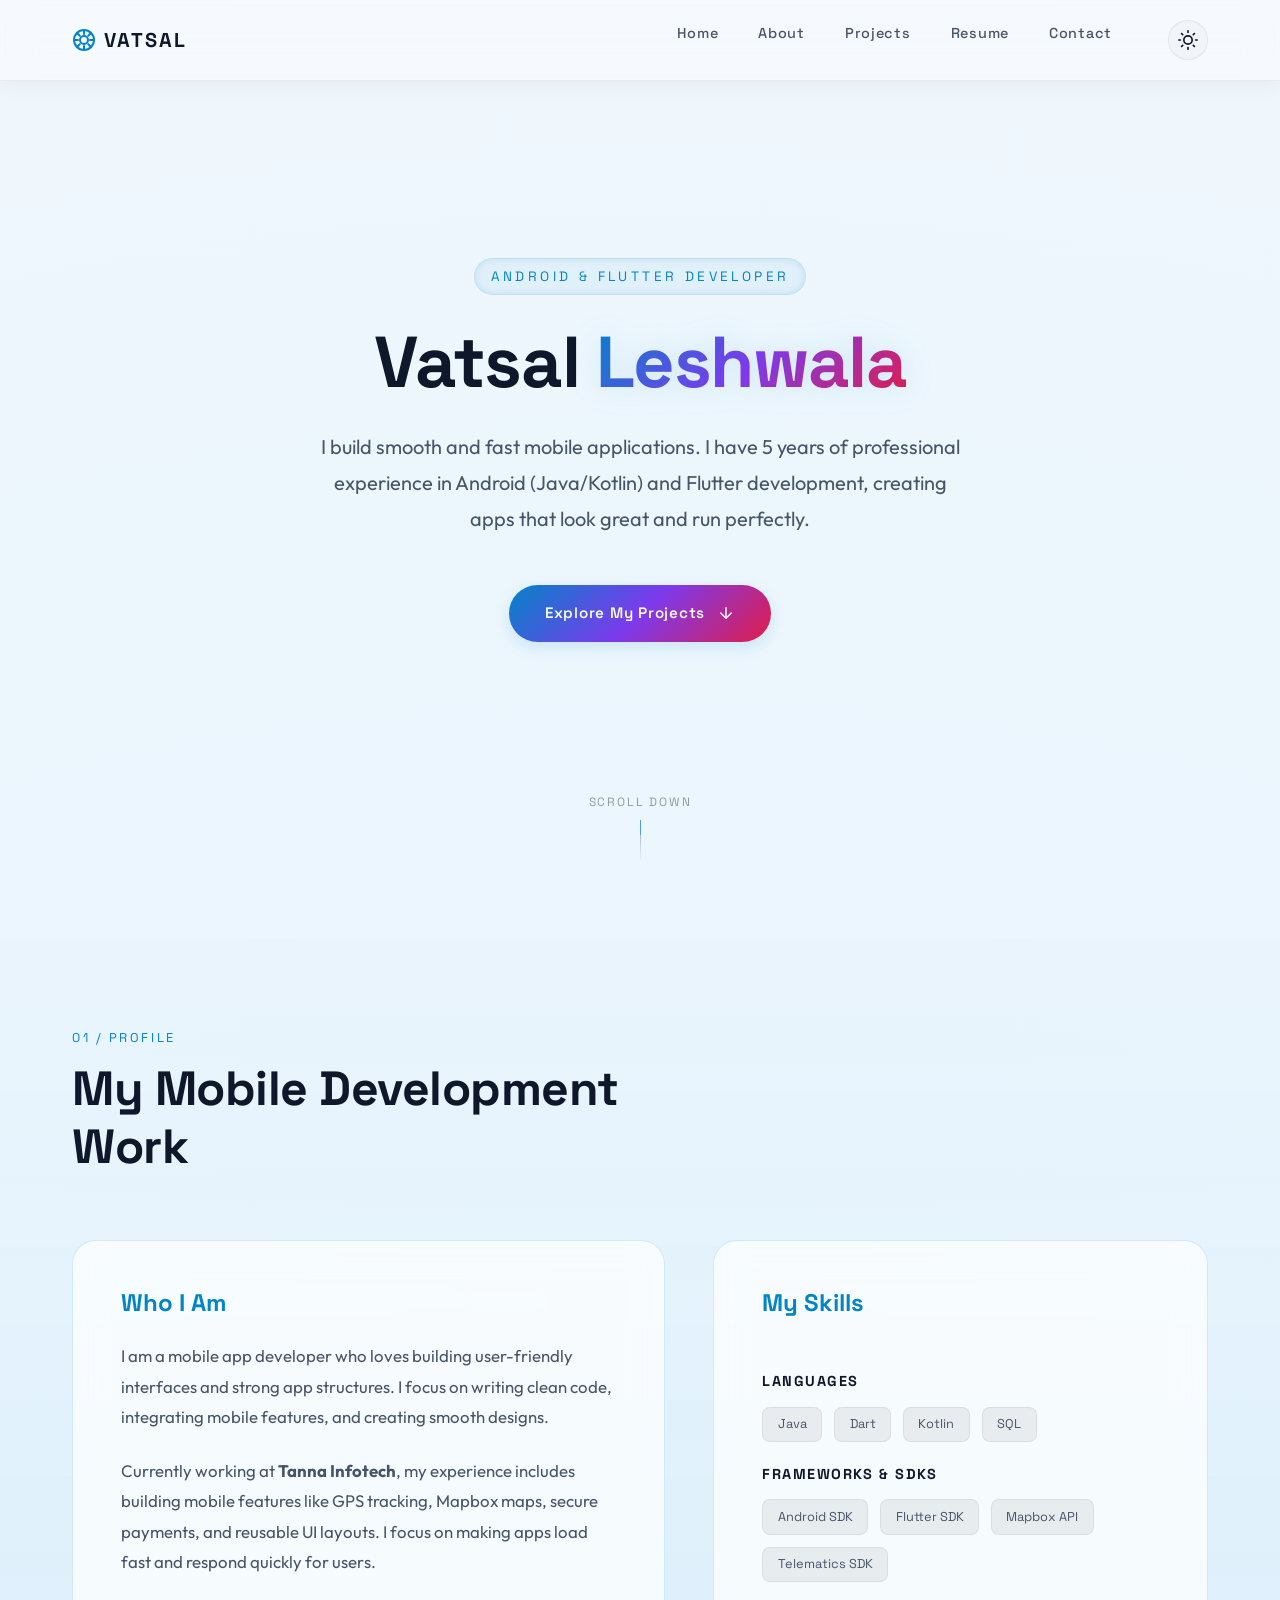
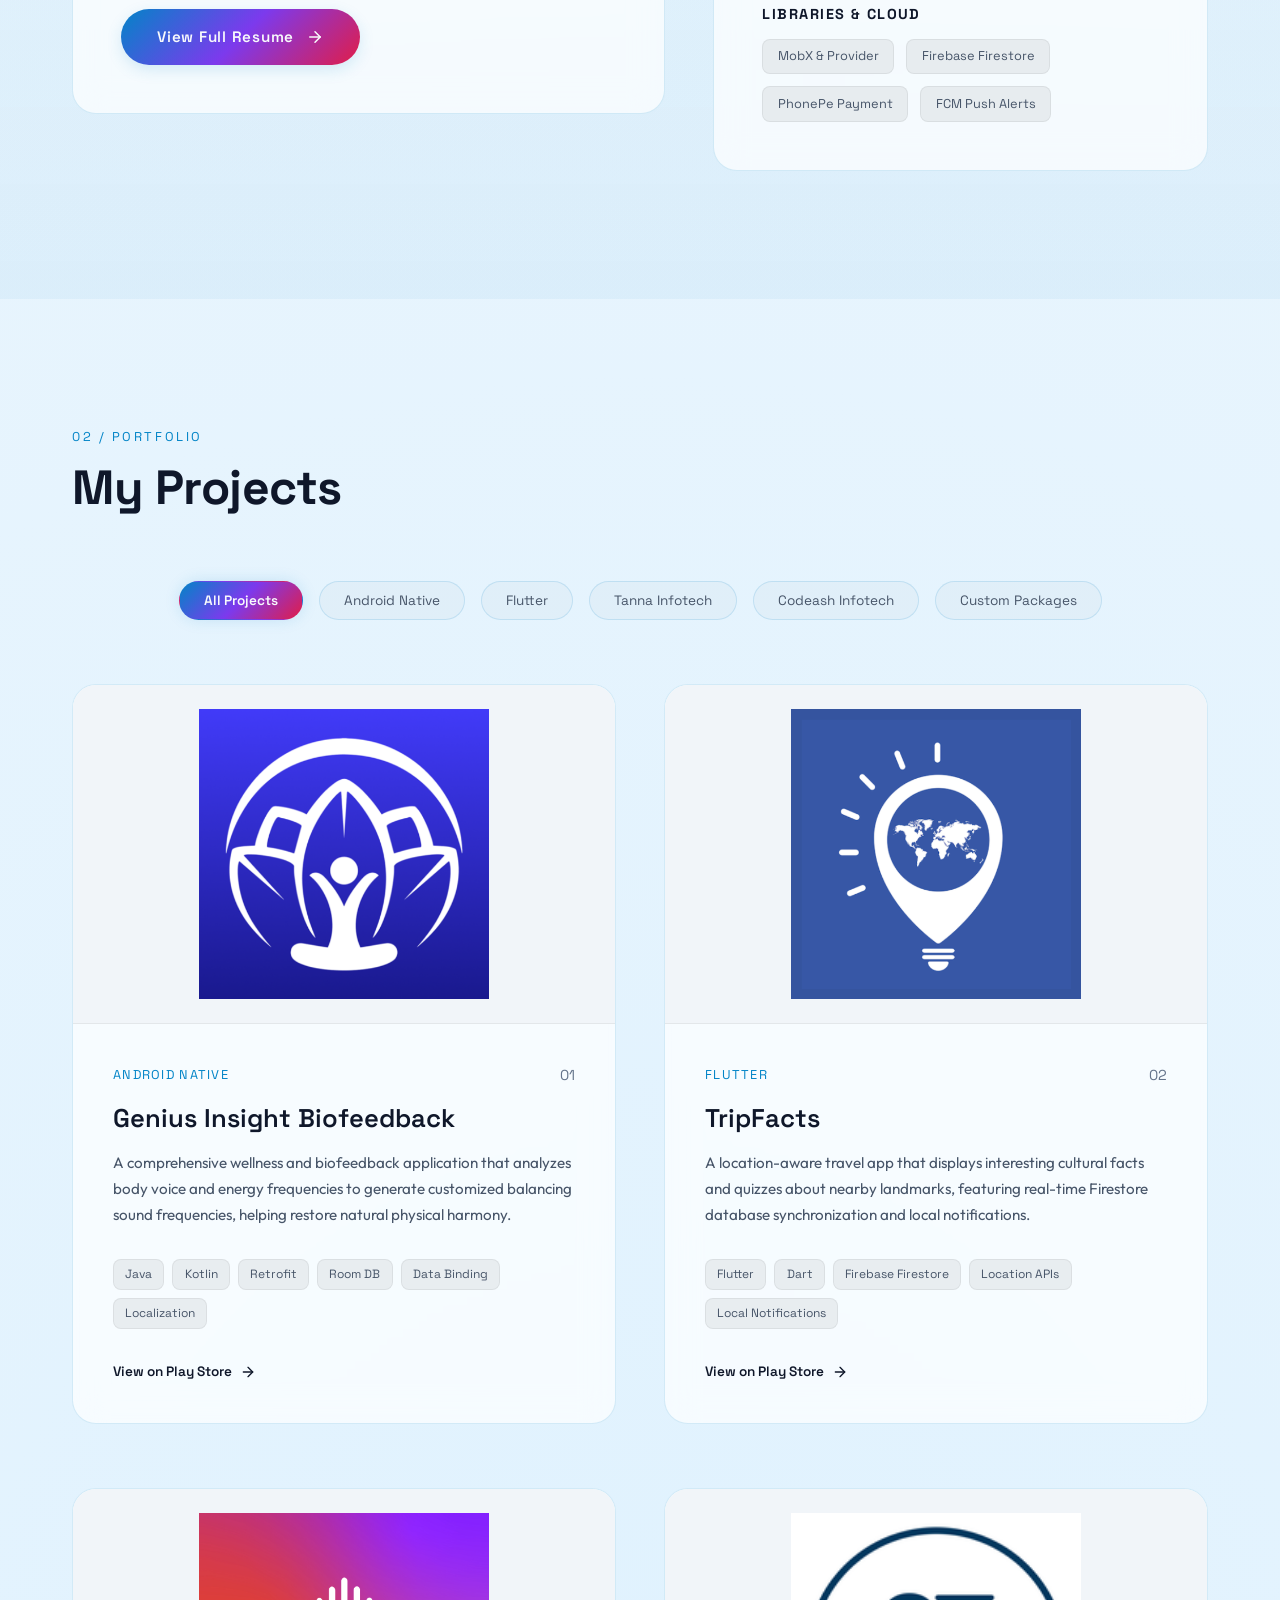
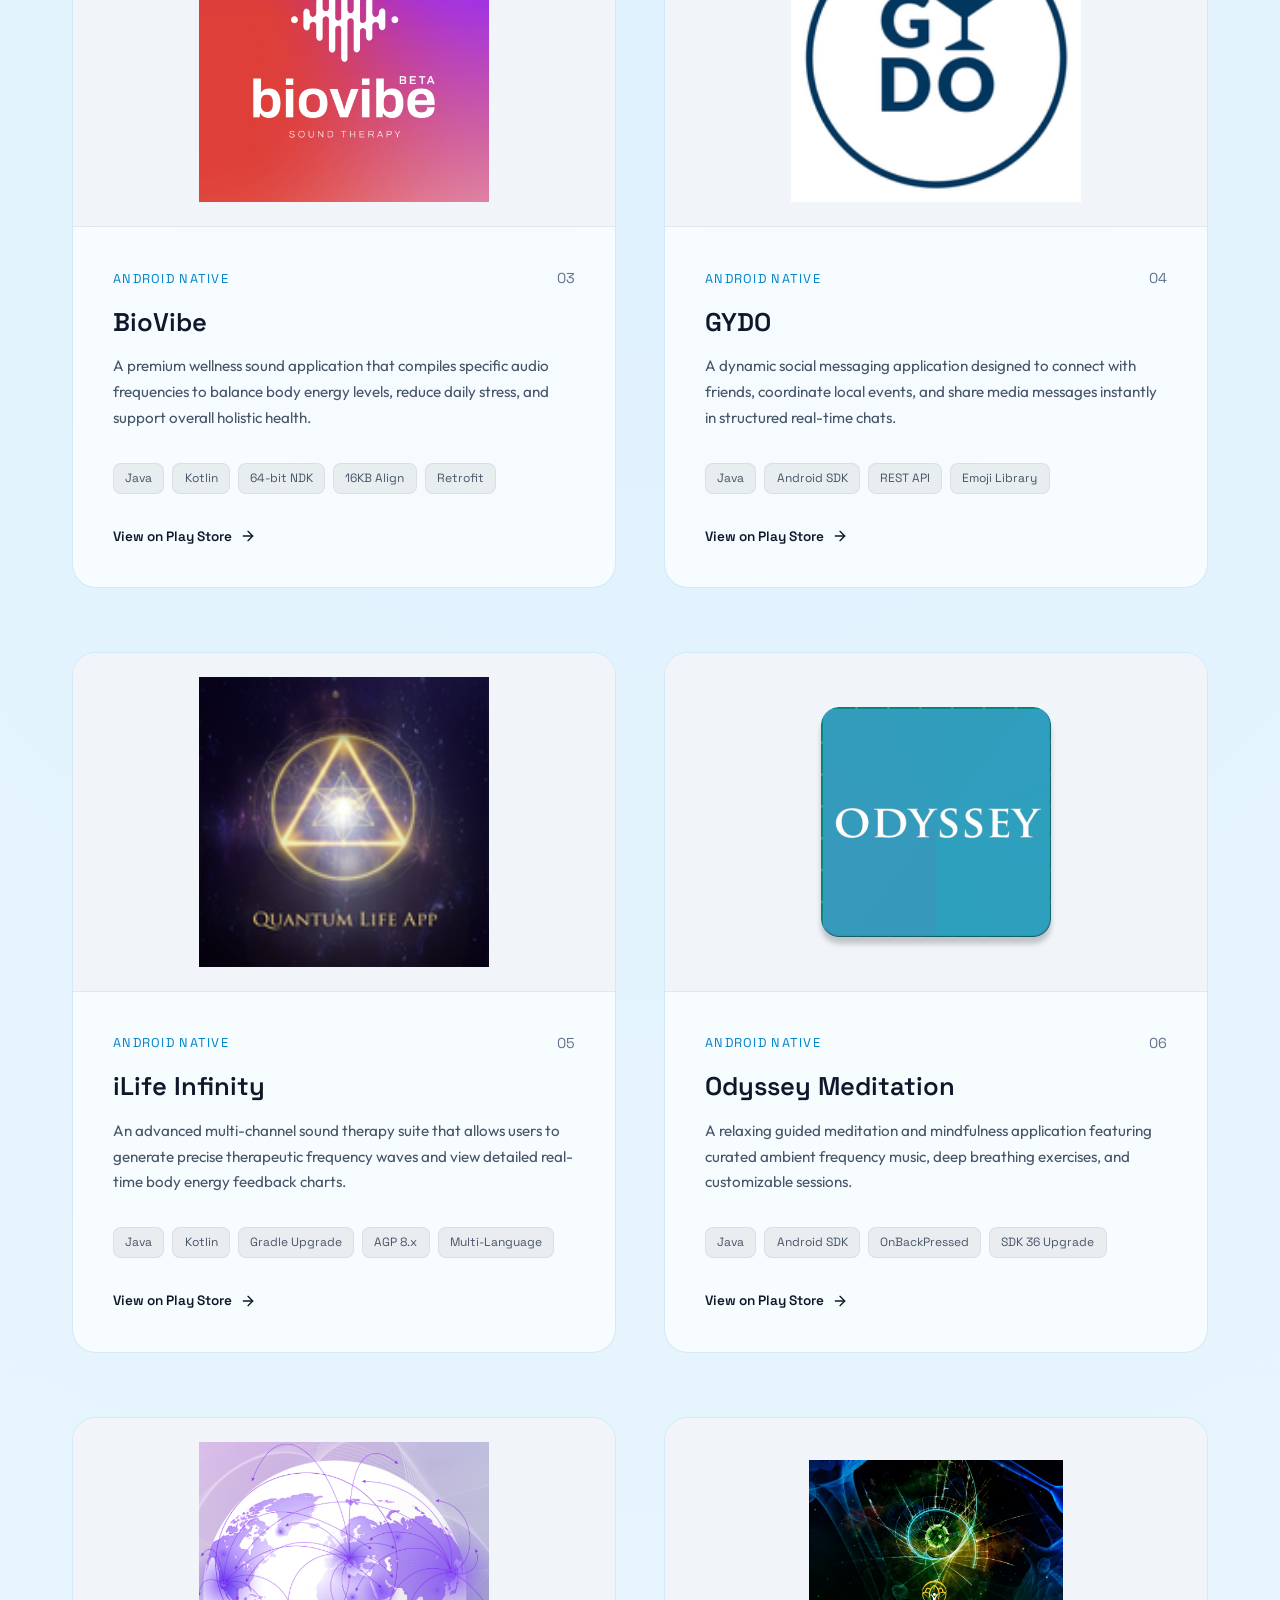
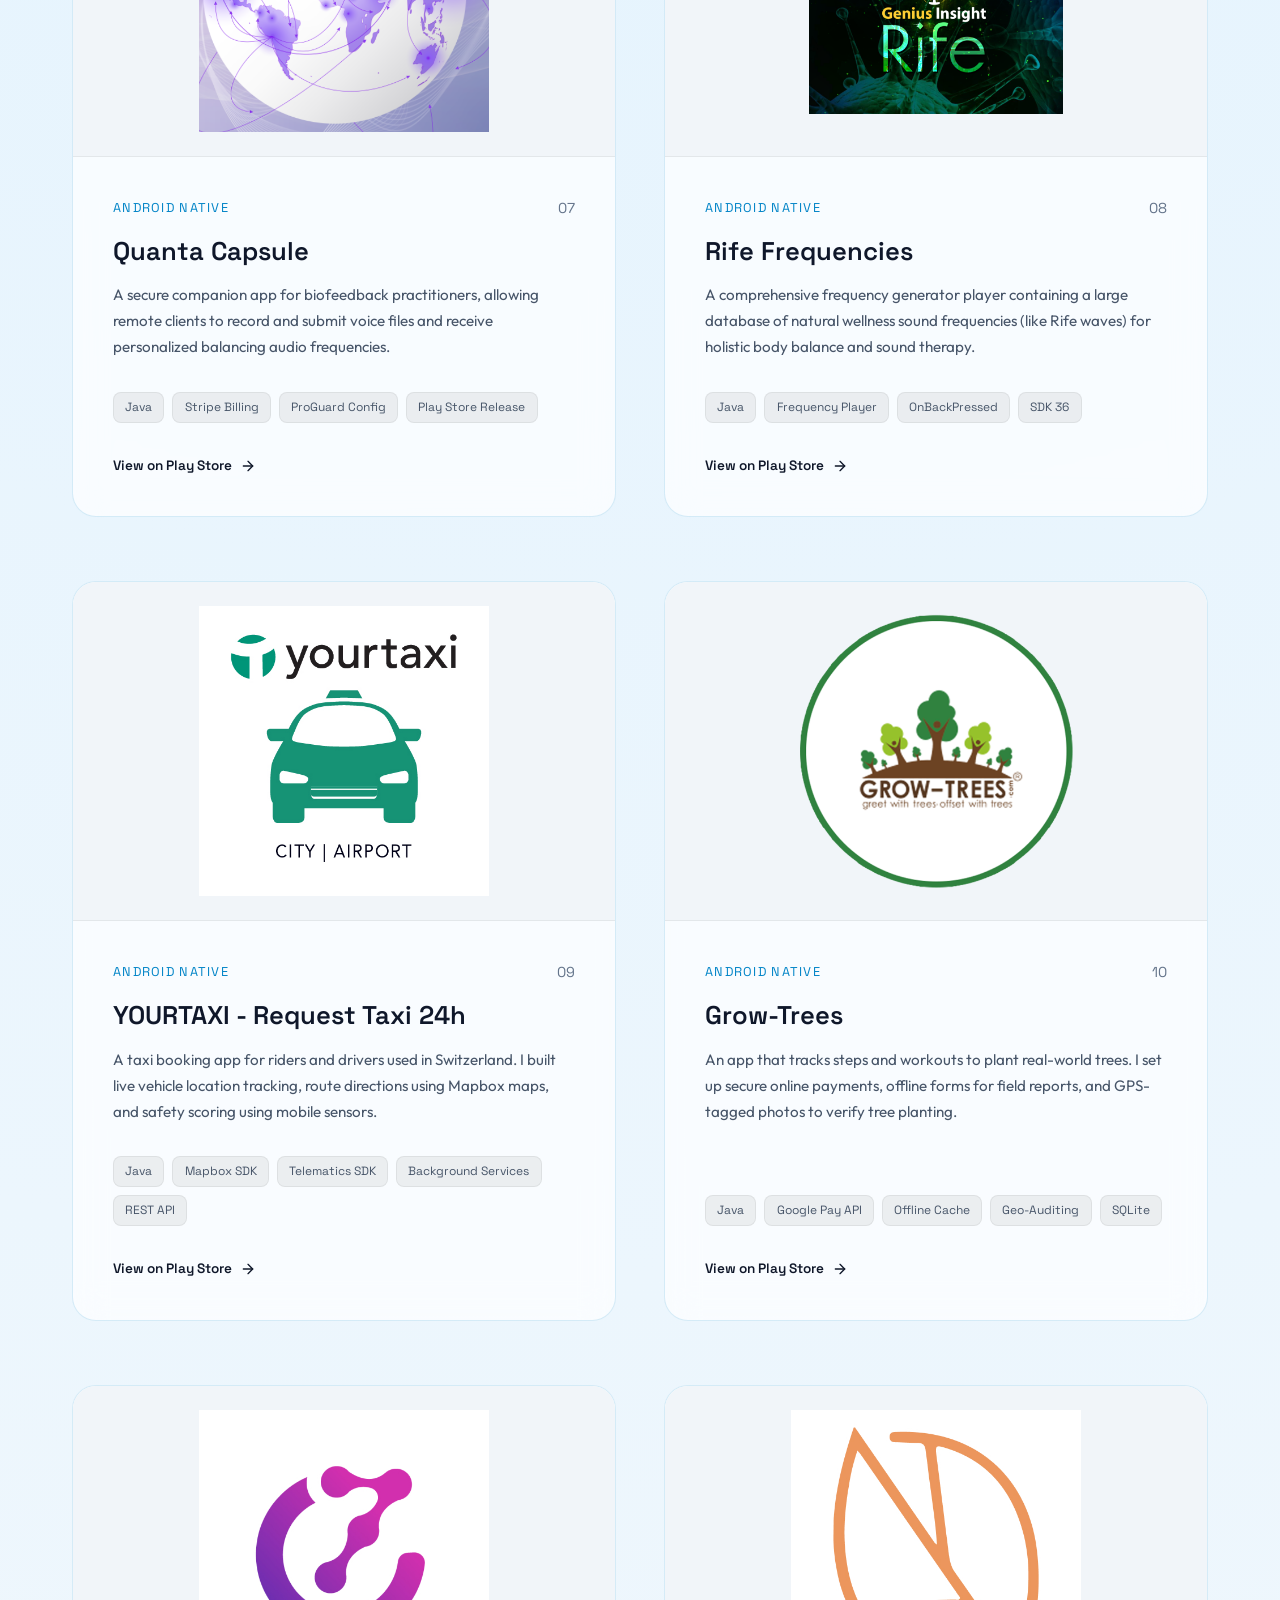
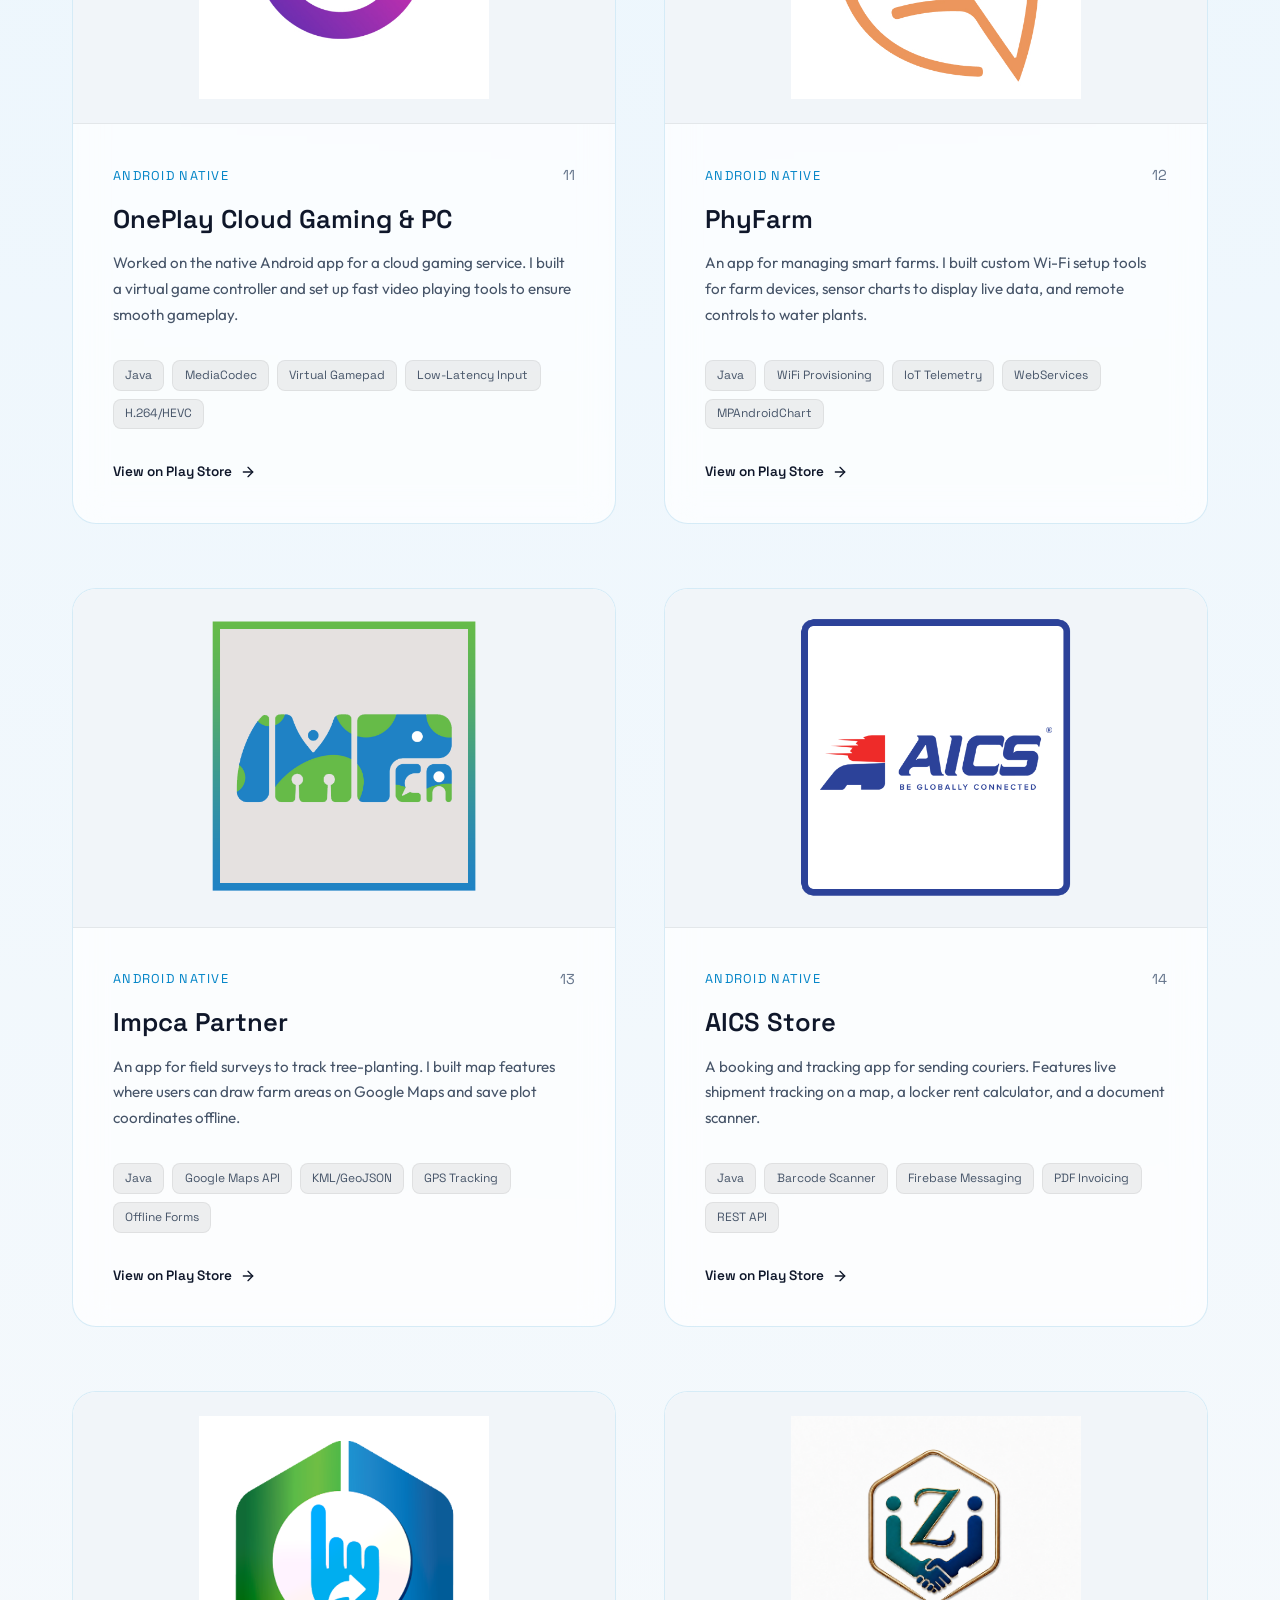
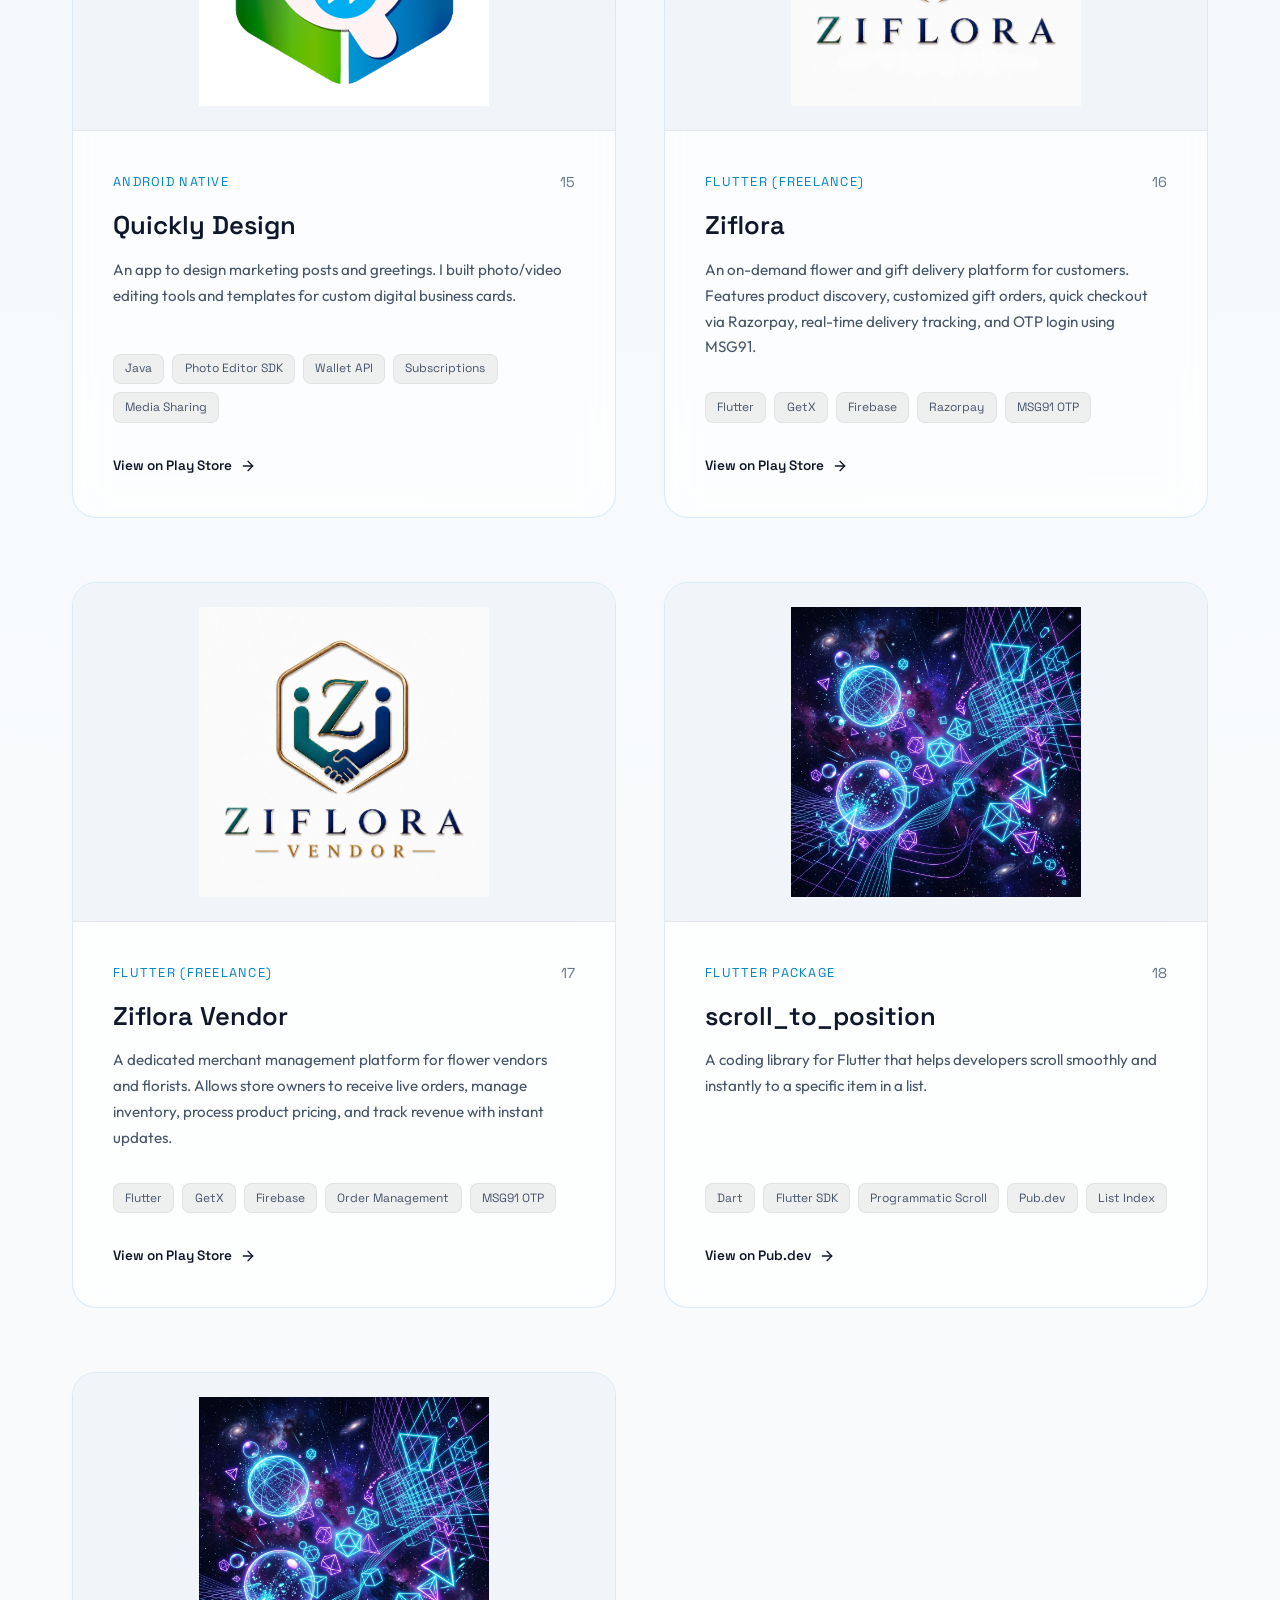
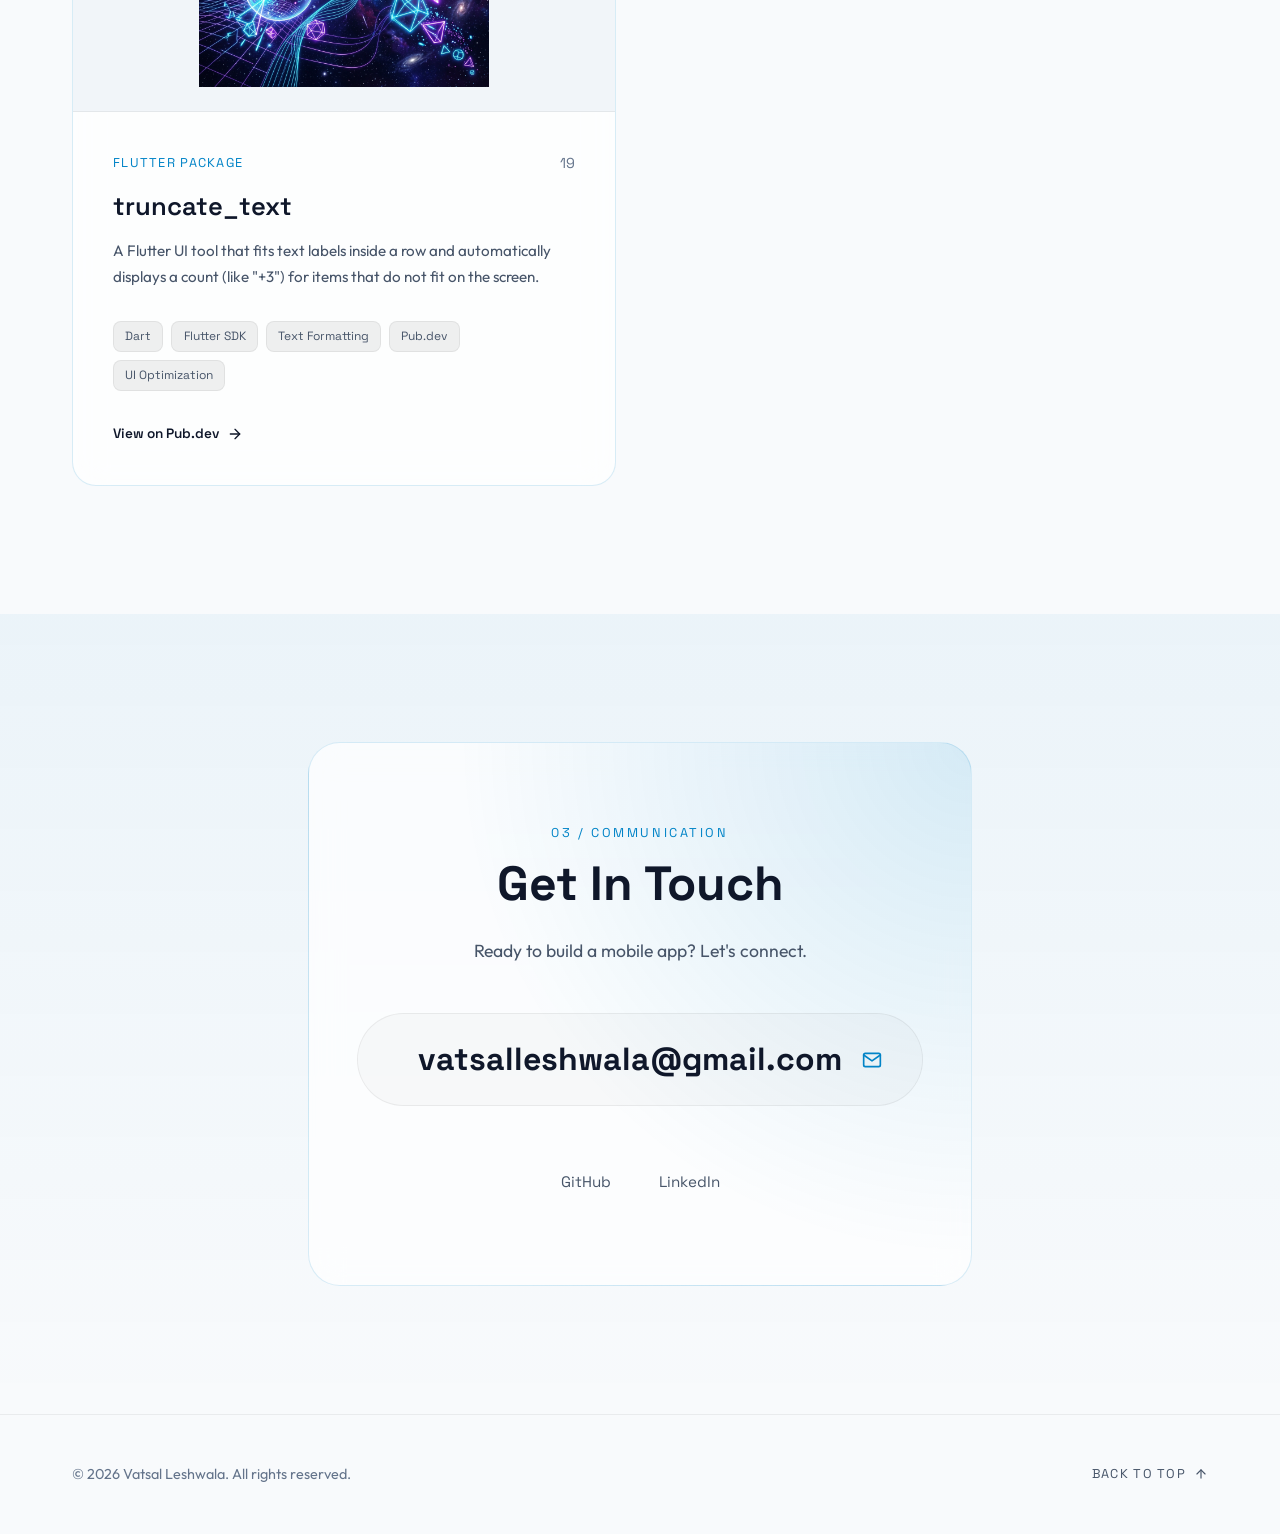
<file: index.html>
<!DOCTYPE html>
<html lang="en">
<head>
  <meta charset="UTF-8">
  <meta name="viewport" content="width=device-width, initial-scale=1.0">
  <meta name="description" content="Vatsal Leshwala - Portfolio. Android & Flutter Developer with 5 years of professional experience creating high-performance native and cross-platform apps.">
  <title>Vatsal Leshwala | Android &amp; Flutter Mobile Engineer</title>
  <link rel="stylesheet" href="style.css">
</head>
<body>
  <input type="checkbox" id="theme-toggle" class="theme-toggle-checkbox" style="display: none;" aria-hidden="true">
  <script>
    (function() {
      const savedTheme = localStorage.getItem('theme');
      if (savedTheme === 'dark') {
        document.getElementById('theme-toggle').checked = true;
      }
    })();
    window.addEventListener('pageshow', function() {
      const savedTheme = localStorage.getItem('theme');
      const checkbox = document.getElementById('theme-toggle');
      if (checkbox) {
        checkbox.checked = (savedTheme === 'dark');
      }
    });
  </script>

  <!-- Particle Background -->
  <div class="particle-container">
    <!-- 30 particles with varied positions, sizes, speeds, and negative delays to ensure a pre-scattered state on load -->
    <div class="particle" style="--left: 4%; --size: 3px; --duration: 18s; --delay: -2s; --opacity: 0.3;"></div>
    <div class="particle" style="--left: 8%; --size: 5px; --duration: 22s; --delay: -12s; --opacity: 0.4;"></div>
    <div class="particle" style="--left: 15%; --size: 2px; --duration: 15s; --delay: -5s; --opacity: 0.2;"></div>
    <div class="particle" style="--left: 23%; --size: 4px; --duration: 25s; --delay: -18s; --opacity: 0.5;"></div>
    <div class="particle" style="--left: 28%; --size: 6px; --duration: 28s; --delay: -8s; --opacity: 0.3;"></div>
    <div class="particle" style="--left: 35%; --size: 3px; --duration: 20s; --delay: -14s; --opacity: 0.4;"></div>
    <div class="particle" style="--left: 42%; --size: 2px; --duration: 16s; --delay: -3s; --opacity: 0.6;"></div>
    <div class="particle" style="--left: 48%; --size: 5px; --duration: 24s; --delay: -22s; --opacity: 0.3;"></div>
    <div class="particle" style="--left: 54%; --size: 4px; --duration: 19s; --delay: -7s; --opacity: 0.5;"></div>
    <div class="particle" style="--left: 60%; --size: 3px; --duration: 27s; --delay: -11s; --opacity: 0.2;"></div>
    <div class="particle" style="--left: 67%; --size: 7px; --duration: 30s; --delay: -25s; --opacity: 0.4;"></div>
    <div class="particle" style="--left: 73%; --size: 2px; --duration: 14s; --delay: -9s; --opacity: 0.6;"></div>
    <div class="particle" style="--left: 78%; --size: 5px; --duration: 21s; --delay: -4s; --opacity: 0.3;"></div>
    <div class="particle" style="--left: 85%; --size: 4px; --duration: 26s; --delay: -16s; --opacity: 0.5;"></div>
    <div class="particle" style="--left: 92%; --size: 3px; --duration: 17s; --delay: -1s; --opacity: 0.4;"></div>
    <div class="particle" style="--left: 96%; --size: 6px; --duration: 29s; --delay: -13s; --opacity: 0.2;"></div>
    <!-- Additional particles for depth -->
    <div class="particle" style="--left: 10%; --size: 3px; --duration: 24s; --delay: -15s; --opacity: 0.4;"></div>
    <div class="particle" style="--left: 19%; --size: 4px; --duration: 18s; --delay: -6s; --opacity: 0.3;"></div>
    <div class="particle" style="--left: 31%; --size: 2px; --duration: 22s; --delay: -9s; --opacity: 0.5;"></div>
    <div class="particle" style="--left: 39%; --size: 5px; --duration: 26s; --delay: -21s; --opacity: 0.4;"></div>
    <div class="particle" style="--left: 50%; --size: 3px; --duration: 15s; --delay: -4s; --opacity: 0.3;"></div>
    <div class="particle" style="--left: 58%; --size: 6px; --duration: 20s; --delay: -12s; --opacity: 0.5;"></div>
    <div class="particle" style="--left: 65%; --size: 2px; --duration: 28s; --delay: -17s; --opacity: 0.2;"></div>
    <div class="particle" style="--left: 76%; --size: 4px; --duration: 23s; --delay: -2s; --opacity: 0.4;"></div>
    <div class="particle" style="--left: 82%; --size: 5px; --duration: 19s; --delay: -10s; --opacity: 0.5;"></div>
    <div class="particle" style="--left: 89%; --size: 3px; --duration: 25s; --delay: -7s; --opacity: 0.3;"></div>
  </div>

  <!-- Header Navigation -->
  <header class="header">
    <div class="header-container">
      <a href="#home" class="logo">
        <svg width="24" height="24" viewBox="0 0 24 24" fill="none" stroke="currentColor" stroke-width="2" stroke-linecap="round" stroke-linejoin="round" class="logo-icon">
          <circle cx="12" cy="12" r="10"></circle>
          <circle cx="12" cy="12" r="4"></circle>
          <path d="M12 2v4M12 18v4M4.93 4.93l2.83 2.83M16.24 16.24l2.83 2.83M2 12h4M18 12h4M4.93 19.07l2.83-2.83M16.24 7.76l2.83-2.83"></path>
        </svg>
        <span>VATSAL</span>
      </a>
      <button class="menu-toggle" id="menuToggle" aria-label="Toggle Navigation">
        <span class="bar"></span>
        <span class="bar"></span>
        <span class="bar"></span>
      </button>
      <nav class="nav" id="navMenu">
        <ul class="nav-list">
          <li><a href="#home" class="nav-link">Home</a></li>
          <li><a href="#about" class="nav-link">About</a></li>
          <li><a href="#projects" class="nav-link">Projects</a></li>
          <li><a href="resume.html" class="nav-link">Resume</a></li>
          <li><a href="#contact" class="nav-link">Contact</a></li>
          <li>
            <label for="theme-toggle" class="theme-toggle-btn" aria-label="Toggle Theme">
              <svg class="sun-icon" viewBox="0 0 24 24" fill="none" stroke="currentColor" stroke-width="2" stroke-linecap="round" stroke-linejoin="round">
                <circle cx="12" cy="12" r="5"></circle>
                <line x1="12" y1="1" x2="12" y2="3"></line>
                <line x1="12" y1="21" x2="12" y2="23"></line>
                <line x1="4.22" y1="4.22" x2="5.64" y2="5.64"></line>
                <line x1="18.36" y1="18.36" x2="19.78" y2="19.78"></line>
                <line x1="1" y1="12" x2="3" y2="12"></line>
                <line x1="21" y1="12" x2="23" y2="12"></line>
                <line x1="4.22" y1="19.78" x2="5.64" y2="18.36"></line>
                <line x1="18.36" y1="5.64" x2="19.78" y2="4.22"></line>
              </svg>
              <svg class="moon-icon" viewBox="0 0 24 24" fill="none" stroke="currentColor" stroke-width="2" stroke-linecap="round" stroke-linejoin="round">
                <path d="M21 12.79A9 9 0 1 1 11.21 3 7 7 0 0 0 21 12.79z"></path>
              </svg>
            </label>
          </li>
        </ul>
      </nav>
    </div>
  </header>

  <main>
    <!-- Hero Section -->
    <section id="home" class="hero">
      <div class="hero-container">
        <div class="hero-tag">Android &amp; Flutter Developer</div>
        <h1 class="hero-title">Vatsal <span class="text-glow">Leshwala</span></h1>
        <p class="hero-subtitle">
          I build smooth and fast mobile applications. I have 5 years of professional experience in Android (Java/Kotlin) and Flutter development, creating apps that look great and run perfectly.
        </p>
        <div class="hero-actions">
          <a href="#projects" class="btn btn-primary float-btn">
            Explore My Projects
            <svg width="18" height="18" viewBox="0 0 24 24" fill="none" stroke="currentColor" stroke-width="2" stroke-linecap="round" stroke-linejoin="round">
              <line x1="12" y1="5" x2="12" y2="19"></line>
              <polyline points="19 12 12 19 5 12"></polyline>
            </svg>
          </a>
        </div>
      </div>
      <div class="scroll-indicator">
        <span>Scroll Down</span>
        <div class="indicator-arrow"></div>
      </div>
    </section>

    <!-- About Section -->
    <section id="about" class="about-section">
      <div class="container">
        <div class="section-header">
          <span class="section-tag">01 / Profile</span>
          <h2 class="section-title">My Mobile Development Work</h2>
        </div>
        <div class="about-content">
          <div class="about-card">
            <h3>Who I Am</h3>
            <p>
              I am a mobile app developer who loves building user-friendly interfaces and strong app structures. I focus on writing clean code, integrating mobile features, and creating smooth designs.
            </p>
            <p>
              Currently working at <strong>Tanna Infotech</strong>, my experience includes building mobile features like GPS tracking, Mapbox maps, secure payments, and reusable UI layouts. I focus on making apps load fast and respond quickly for users.
            </p>
            <div style="margin-top: 2rem;">
              <a href="resume.html" class="btn btn-primary">
                View Full Resume
                <svg width="18" height="18" viewBox="0 0 24 24" fill="none" stroke="currentColor" stroke-width="2" stroke-linecap="round" stroke-linejoin="round">
                  <line x1="5" y1="12" x2="19" y2="12"></line>
                  <polyline points="12 5 19 12 12 19"></polyline>
                </svg>
              </a>
            </div>
          </div>
          <div class="about-card skills-card">
            <h3>My Skills</h3>
            <div class="skills-grid">
              <div class="skill-category">
                <h4>Languages</h4>
                <div class="tags">
                  <span class="tag">Java</span>
                  <span class="tag">Dart</span>
                  <span class="tag">Kotlin</span>
                  <span class="tag">SQL</span>
                </div>
              </div>
              <div class="skill-category">
                <h4>Frameworks &amp; SDKs</h4>
                <div class="tags">
                  <span class="tag">Android SDK</span>
                  <span class="tag">Flutter SDK</span>
                  <span class="tag">Mapbox API</span>
                  <span class="tag">Telematics SDK</span>
                </div>
              </div>
              <div class="skill-category">
                <h4>Libraries &amp; Cloud</h4>
                <div class="tags">
                  <span class="tag">MobX &amp; Provider</span>
                  <span class="tag">Firebase Firestore</span>
                  <span class="tag">PhonePe Payment</span>
                  <span class="tag">FCM Push Alerts</span>
                </div>
              </div>
            </div>
          </div>
        </div>
      </div>
    </section>

    <!-- Projects Section -->
    <section id="projects" class="projects-section">
      <div class="container">
        
        <div class="section-header">
          <span class="section-tag">02 / Portfolio</span>
          <h2 class="section-title">My Projects</h2>
        </div>

        <!-- Filter System Wrapper -->
        <div class="projects-filter-container">
          
          <!-- Hidden inputs for radio-based CSS filtering -->
          <input type="radio" name="project-filter" id="filter-all" checked>
          <input type="radio" name="project-filter" id="filter-android">
          <input type="radio" name="project-filter" id="filter-flutter">
          <input type="radio" name="project-filter" id="filter-tanna">
          <input type="radio" name="project-filter" id="filter-codeash">
          <input type="radio" name="project-filter" id="filter-libraries">

          <!-- Filter Labels (Interacted by User) -->
          <div class="project-filters">
            <label for="filter-all" class="filter-btn">All Projects</label>
            <label for="filter-android" class="filter-btn">Android Native</label>
            <label for="filter-flutter" class="filter-btn">Flutter</label>
            <label for="filter-tanna" class="filter-btn">Tanna Infotech</label>
            <label for="filter-codeash" class="filter-btn">Codeash Infotech</label>
            <label for="filter-libraries" class="filter-btn">Custom Packages</label>
          </div>

          <!-- Projects Grid -->
          <div class="projects-grid">
            
            <!-- Project 1: Genius Insight (Android Native) -->
            <article class="project-card" data-category="android" data-company="codeash" style="--drift-time: 7.2s; --drift-delay: -0.8s;">
              <div class="project-img-wrapper">
                <img src="images/insighthealthapps.geniusbiofeedback_icon.png" alt="Genius Insight" class="project-img">
              </div>
              <div class="project-info">
                <div class="project-meta">
                  <span class="project-category">Android Native</span>
                  <span class="project-num">01</span>
                </div>
                <h3 class="project-title">Genius Insight Biofeedback</h3>
                <p class="project-desc">
                  A comprehensive wellness and biofeedback application that analyzes body voice and energy frequencies to generate customized balancing sound frequencies, helping restore natural physical harmony.
                </p>
                <div class="project-tags">
                  <span class="tag">Java</span>
                  <span class="tag">Kotlin</span>
                  <span class="tag">Retrofit</span>
                  <span class="tag">Room DB</span>
                  <span class="tag">Data Binding</span>
                  <span class="tag">Localization</span>
                </div>
                <a href="https://play.google.com/store/apps/details?id=insighthealthapps.geniusbiofeedback" target="_blank" rel="noopener noreferrer" class="project-link">
                  <span>View on Play Store</span>
                  <svg width="16" height="16" viewBox="0 0 24 24" fill="none" stroke="currentColor" stroke-width="2" stroke-linecap="round" stroke-linejoin="round">
                    <line x1="5" y1="12" x2="19" y2="12"></line>
                    <polyline points="12 5 19 12 12 19"></polyline>
                  </svg>
                </a>
              </div>
            </article>

            <!-- Project 2: TripFacts (Flutter) -->
            <article class="project-card" data-category="flutter" data-company="codeash" style="--drift-time: 7.8s; --drift-delay: -1.5s;">
              <div class="project-img-wrapper">
                <img src="images/com.tripfacts.tripfacts_icon.png" alt="TripFacts" class="project-img">
              </div>
              <div class="project-info">
                <div class="project-meta">
                  <span class="project-category">Flutter</span>
                  <span class="project-num">02</span>
                </div>
                <h3 class="project-title">TripFacts</h3>
                <p class="project-desc">
                  A location-aware travel app that displays interesting cultural facts and quizzes about nearby landmarks, featuring real-time Firestore database synchronization and local notifications.
                </p>
                <div class="project-tags">
                  <span class="tag">Flutter</span>
                  <span class="tag">Dart</span>
                  <span class="tag">Firebase Firestore</span>
                  <span class="tag">Location APIs</span>
                  <span class="tag">Local Notifications</span>
                </div>
                <a href="https://play.google.com/store/apps/details?id=com.tripfacts.tripfacts" target="_blank" rel="noopener noreferrer" class="project-link">
                  <span>View on Play Store</span>
                  <svg width="16" height="16" viewBox="0 0 24 24" fill="none" stroke="currentColor" stroke-width="2" stroke-linecap="round" stroke-linejoin="round">
                    <line x1="5" y1="12" x2="19" y2="12"></line>
                    <polyline points="12 5 19 12 12 19"></polyline>
                  </svg>
                </a>
              </div>
            </article>

            <!-- Project 3: BioVibe (Android Native) -->
            <article class="project-card" data-category="android" data-company="codeash" style="--drift-time: 7.4s; --drift-delay: -1.1s;">
              <div class="project-img-wrapper">
                <img src="images/com.possibilitywave.biovibes_icon.png" alt="BioVibe" class="project-img">
              </div>
              <div class="project-info">
                <div class="project-meta">
                  <span class="project-category">Android Native</span>
                  <span class="project-num">03</span>
                </div>
                <h3 class="project-title">BioVibe</h3>
                <p class="project-desc">
                  A premium wellness sound application that compiles specific audio frequencies to balance body energy levels, reduce daily stress, and support overall holistic health.
                </p>
                <div class="project-tags">
                  <span class="tag">Java</span>
                  <span class="tag">Kotlin</span>
                  <span class="tag">64-bit NDK</span>
                  <span class="tag">16KB Align</span>
                  <span class="tag">Retrofit</span>
                </div>
                <a href="https://play.google.com/store/apps/details?id=com.possibilitywave.biovibes" target="_blank" rel="noopener noreferrer" class="project-link">
                  <span>View on Play Store</span>
                  <svg width="16" height="16" viewBox="0 0 24 24" fill="none" stroke="currentColor" stroke-width="2" stroke-linecap="round" stroke-linejoin="round">
                    <line x1="5" y1="12" x2="19" y2="12"></line>
                    <polyline points="12 5 19 12 12 19"></polyline>
                  </svg>
                </a>
              </div>
            </article>

            <!-- Project 4: GYDO (Android Native) -->
            <article class="project-card" data-category="android" data-company="codeash" style="--drift-time: 8.0s; --drift-delay: -2.0s;">
              <div class="project-img-wrapper">
                <img src="images/com.app.getyourdrinkon_icon.png" alt="GYDO" class="project-img">
              </div>
              <div class="project-info">
                <div class="project-meta">
                  <span class="project-category">Android Native</span>
                  <span class="project-num">04</span>
                </div>
                <h3 class="project-title">GYDO</h3>
                <p class="project-desc">
                  A dynamic social messaging application designed to connect with friends, coordinate local events, and share media messages instantly in structured real-time chats.
                </p>
                <div class="project-tags">
                  <span class="tag">Java</span>
                  <span class="tag">Android SDK</span>
                  <span class="tag">REST API</span>
                  <span class="tag">Emoji Library</span>
                </div>
                <a href="https://play.google.com/store/apps/details?id=com.app.getyourdrinkon" target="_blank" rel="noopener noreferrer" class="project-link">
                  <span>View on Play Store</span>
                  <svg width="16" height="16" viewBox="0 0 24 24" fill="none" stroke="currentColor" stroke-width="2" stroke-linecap="round" stroke-linejoin="round">
                    <line x1="5" y1="12" x2="19" y2="12"></line>
                    <polyline points="12 5 19 12 12 19"></polyline>
                  </svg>
                </a>
              </div>
            </article>

            <!-- Project 5: iLife Infinity (Android Native) -->
            <article class="project-card" data-category="android" data-company="codeash" style="--drift-time: 7.1s; --drift-delay: -0.5s;">
              <div class="project-img-wrapper">
                <img src="images/com.rosberry.infinity_icon.png" alt="iLife Infinity" class="project-img">
              </div>
              <div class="project-info">
                <div class="project-meta">
                  <span class="project-category">Android Native</span>
                  <span class="project-num">05</span>
                </div>
                <h3 class="project-title">iLife Infinity</h3>
                <p class="project-desc">
                  An advanced multi-channel sound therapy suite that allows users to generate precise therapeutic frequency waves and view detailed real-time body energy feedback charts.
                </p>
                <div class="project-tags">
                  <span class="tag">Java</span>
                  <span class="tag">Kotlin</span>
                  <span class="tag">Gradle Upgrade</span>
                  <span class="tag">AGP 8.x</span>
                  <span class="tag">Multi-Language</span>
                </div>
                <a href="https://play.google.com/store/apps/details?id=com.rosberry.infinity" target="_blank" rel="noopener noreferrer" class="project-link">
                  <span>View on Play Store</span>
                  <svg width="16" height="16" viewBox="0 0 24 24" fill="none" stroke="currentColor" stroke-width="2" stroke-linecap="round" stroke-linejoin="round">
                    <line x1="5" y1="12" x2="19" y2="12"></line>
                    <polyline points="12 5 19 12 12 19"></polyline>
                  </svg>
                </a>
              </div>
            </article>

            <!-- Project 6: Odyssey (Android Native) -->
            <article class="project-card" data-category="android" data-company="codeash" style="--drift-time: 8.3s; --drift-delay: -2.7s;">
              <div class="project-img-wrapper">
                <img src="images/com.insighthealthapps.odyssey_icon.png" alt="Odyssey" class="project-img">
              </div>
              <div class="project-info">
                <div class="project-meta">
                  <span class="project-category">Android Native</span>
                  <span class="project-num">06</span>
                </div>
                <h3 class="project-title">Odyssey Meditation</h3>
                <p class="project-desc">
                  A relaxing guided meditation and mindfulness application featuring curated ambient frequency music, deep breathing exercises, and customizable sessions.
                </p>
                <div class="project-tags">
                  <span class="tag">Java</span>
                  <span class="tag">Android SDK</span>
                  <span class="tag">OnBackPressed</span>
                  <span class="tag">SDK 36 Upgrade</span>
                </div>
                <a href="https://play.google.com/store/apps/details?id=com.insighthealthapps.odyssey" target="_blank" rel="noopener noreferrer" class="project-link">
                  <span>View on Play Store</span>
                  <svg width="16" height="16" viewBox="0 0 24 24" fill="none" stroke="currentColor" stroke-width="2" stroke-linecap="round" stroke-linejoin="round">
                    <line x1="5" y1="12" x2="19" y2="12"></line>
                    <polyline points="12 5 19 12 12 19"></polyline>
                  </svg>
                </a>
              </div>
            </article>

            <!-- Project 7: Quanta Capsule (Android Native) -->
            <article class="project-card" data-category="android" data-company="codeash" style="--drift-time: 7.7s; --drift-delay: -1.3s;">
              <div class="project-img-wrapper">
                <img src="images/insighthealthapps.quantacapsule.com_icon.png" alt="Quanta Capsule" class="project-img">
              </div>
              <div class="project-info">
                <div class="project-meta">
                  <span class="project-category">Android Native</span>
                  <span class="project-num">07</span>
                </div>
                <h3 class="project-title">Quanta Capsule</h3>
                <p class="project-desc">
                  A secure companion app for biofeedback practitioners, allowing remote clients to record and submit voice files and receive personalized balancing audio frequencies.
                </p>
                <div class="project-tags">
                  <span class="tag">Java</span>
                  <span class="tag">Stripe Billing</span>
                  <span class="tag">ProGuard Config</span>
                  <span class="tag">Play Store Release</span>
                </div>
                <a href="https://play.google.com/store/apps/details?id=insighthealthapps.quantacapsule.com" target="_blank" rel="noopener noreferrer" class="project-link">
                  <span>View on Play Store</span>
                  <svg width="16" height="16" viewBox="0 0 24 24" fill="none" stroke="currentColor" stroke-width="2" stroke-linecap="round" stroke-linejoin="round">
                    <line x1="5" y1="12" x2="19" y2="12"></line>
                    <polyline points="12 5 19 12 12 19"></polyline>
                  </svg>
                </a>
              </div>
            </article>

            <!-- Project 8: Rife Frequencies (Android Native) -->
            <article class="project-card" data-category="android" data-company="codeash" style="--drift-time: 8.5s; --drift-delay: -3.5s;">
              <div class="project-img-wrapper">
                <img src="images/insighthealthapps.rife_icon.png" alt="Rife Frequencies" class="project-img">
              </div>
              <div class="project-info">
                <div class="project-meta">
                  <span class="project-category">Android Native</span>
                  <span class="project-num">08</span>
                </div>
                <h3 class="project-title">Rife Frequencies</h3>
                <p class="project-desc">
                  A comprehensive frequency generator player containing a large database of natural wellness sound frequencies (like Rife waves) for holistic body balance and sound therapy.
                </p>
                <div class="project-tags">
                  <span class="tag">Java</span>
                  <span class="tag">Frequency Player</span>
                  <span class="tag">OnBackPressed</span>
                  <span class="tag">SDK 36</span>
                </div>
                <a href="https://play.google.com/store/apps/details?id=insighthealthapps.rife" target="_blank" rel="noopener noreferrer" class="project-link">
                  <span>View on Play Store</span>
                  <svg width="16" height="16" viewBox="0 0 24 24" fill="none" stroke="currentColor" stroke-width="2" stroke-linecap="round" stroke-linejoin="round">
                    <line x1="5" y1="12" x2="19" y2="12"></line>
                    <polyline points="12 5 19 12 12 19"></polyline>
                  </svg>
                </a>
              </div>
            </article>
            
            <!-- Project 9: YourTaxi Suite (Android Native) -->
            <article class="project-card" data-category="android" data-company="tanna" style="--drift-time: 7.5s; --drift-delay: -1.2s;">
              <div class="project-img-wrapper">
                <img src="images/com.yourtaxi.Riderlive_icon.png" alt="YOURTAXI - Request Taxi 24h" class="project-img">
              </div>
              <div class="project-info">
                <div class="project-meta">
                  <span class="project-category">Android Native</span>
                  <span class="project-num">09</span>
                </div>
                <h3 class="project-title">YOURTAXI - Request Taxi 24h</h3>
                <p class="project-desc">
                  A taxi booking app for riders and drivers used in Switzerland. I built live vehicle location tracking, route directions using Mapbox maps, and safety scoring using mobile sensors.
                </p>
                <div class="project-tags">
                  <span class="tag">Java</span>
                  <span class="tag">Mapbox SDK</span>
                  <span class="tag">Telematics SDK</span>
                  <span class="tag">Background Services</span>
                  <span class="tag">REST API</span>
                </div>
                <a href="https://play.google.com/store/apps/details?id=com.yourtaxi.Riderlive" target="_blank" rel="noopener noreferrer" class="project-link">
                  <span>View on Play Store</span>
                  <svg width="16" height="16" viewBox="0 0 24 24" fill="none" stroke="currentColor" stroke-width="2" stroke-linecap="round" stroke-linejoin="round">
                    <line x1="5" y1="12" x2="19" y2="12"></line>
                    <polyline points="12 5 19 12 12 19"></polyline>
                  </svg>
                </a>
              </div>
            </article>

            <!-- Project 2: Grow-Trees Ecosystem (Android Native) -->
            <article class="project-card" data-category="android" data-company="tanna" style="--drift-time: 8.2s; --drift-delay: -3.0s;">
              <div class="project-img-wrapper">
                <img src="images/com.growtrees_icon.png" alt="Grow-Trees" class="project-img">
              </div>
              <div class="project-info">
                <div class="project-meta">
                  <span class="project-category">Android Native</span>
                  <span class="project-num">10</span>
                </div>
                <h3 class="project-title">Grow-Trees</h3>
                <p class="project-desc">
                  An app that tracks steps and workouts to plant real-world trees. I set up secure online payments, offline forms for field reports, and GPS-tagged photos to verify tree planting.
                </p>
                <div class="project-tags">
                  <span class="tag">Java</span>
                  <span class="tag">Google Pay API</span>
                  <span class="tag">Offline Cache</span>
                  <span class="tag">Geo-Auditing</span>
                  <span class="tag">SQLite</span>
                </div>
                <a href="https://play.google.com/store/apps/details?id=com.growtrees" target="_blank" rel="noopener noreferrer" class="project-link">
                  <span>View on Play Store</span>
                  <svg width="16" height="16" viewBox="0 0 24 24" fill="none" stroke="currentColor" stroke-width="2" stroke-linecap="round" stroke-linejoin="round">
                    <line x1="5" y1="12" x2="19" y2="12"></line>
                    <polyline points="12 5 19 12 12 19"></polyline>
                  </svg>
                </a>
              </div>
            </article>

            <!-- Project 3: OnePlay Cloud Gaming (Android Native) -->
            <article class="project-card" data-category="android" data-company="tanna" style="--drift-time: 6.8s; --drift-delay: -0.5s;">
              <div class="project-img-wrapper">
                <img src="images/in.oneplay_icon.png" alt="OnePlay Cloud Gaming &amp; PC" class="project-img">
              </div>
              <div class="project-info">
                <div class="project-meta">
                  <span class="project-category">Android Native</span>
                  <span class="project-num">11</span>
                </div>
                <h3 class="project-title">OnePlay Cloud Gaming &amp; PC</h3>
                <p class="project-desc">
                  Worked on the native Android app for a cloud gaming service. I built a virtual game controller and set up fast video playing tools to ensure smooth gameplay.
                </p>
                <div class="project-tags">
                  <span class="tag">Java</span>
                  <span class="tag">MediaCodec</span>
                  <span class="tag">Virtual Gamepad</span>
                  <span class="tag">Low-Latency Input</span>
                  <span class="tag">H.264/HEVC</span>
                </div>
                <a href="https://play.google.com/store/apps/details?id=in.oneplay" target="_blank" rel="noopener noreferrer" class="project-link">
                  <span>View on Play Store</span>
                  <svg width="16" height="16" viewBox="0 0 24 24" fill="none" stroke="currentColor" stroke-width="2" stroke-linecap="round" stroke-linejoin="round">
                    <line x1="5" y1="12" x2="19" y2="12"></line>
                    <polyline points="12 5 19 12 12 19"></polyline>
                  </svg>
                </a>
              </div>
            </article>

            <!-- Project 4: Phyfarm Smart Agriculture (Android Native) -->
            <article class="project-card" data-category="android" data-company="tanna" style="--drift-time: 7.9s; --drift-delay: -2.2s;">
              <div class="project-img-wrapper">
                <img src="images/com.phyfarm.app_icon.png" alt="PhyFarm" class="project-img">
              </div>
              <div class="project-info">
                <div class="project-meta">
                  <span class="project-category">Android Native</span>
                  <span class="project-num">12</span>
                </div>
                <h3 class="project-title">PhyFarm</h3>
                <p class="project-desc">
                  An app for managing smart farms. I built custom Wi-Fi setup tools for farm devices, sensor charts to display live data, and remote controls to water plants.
                </p>
                <div class="project-tags">
                  <span class="tag">Java</span>
                  <span class="tag">WiFi Provisioning</span>
                  <span class="tag">IoT Telemetry</span>
                  <span class="tag">WebServices</span>
                  <span class="tag">MPAndroidChart</span>
                </div>
                <a href="https://play.google.com/store/apps/details?id=com.phyfarm.app" target="_blank" rel="noopener noreferrer" class="project-link">
                  <span>View on Play Store</span>
                  <svg width="16" height="16" viewBox="0 0 24 24" fill="none" stroke="currentColor" stroke-width="2" stroke-linecap="round" stroke-linejoin="round">
                    <line x1="5" y1="12" x2="19" y2="12"></line>
                    <polyline points="12 5 19 12 12 19"></polyline>
                  </svg>
                </a>
              </div>
            </article>

            <!-- Project 5: IMPCA Field Mapping (Android Native) -->
            <article class="project-card" data-category="android" data-company="tanna" style="--drift-time: 8.5s; --drift-delay: -4.5s;">
              <div class="project-img-wrapper">
                <img src="images/com.impca.partner_icon.png" alt="Impca Partner" class="project-img">
              </div>
              <div class="project-info">
                <div class="project-meta">
                  <span class="project-category">Android Native</span>
                  <span class="project-num">13</span>
                </div>
                <h3 class="project-title">Impca Partner</h3>
                <p class="project-desc">
                  An app for field surveys to track tree-planting. I built map features where users can draw farm areas on Google Maps and save plot coordinates offline.
                </p>
                <div class="project-tags">
                  <span class="tag">Java</span>
                  <span class="tag">Google Maps API</span>
                  <span class="tag">KML/GeoJSON</span>
                  <span class="tag">GPS Tracking</span>
                  <span class="tag">Offline Forms</span>
                </div>
                <a href="https://play.google.com/store/apps/details?id=com.impca.partner" target="_blank" rel="noopener noreferrer" class="project-link">
                  <span>View on Play Store</span>
                  <svg width="16" height="16" viewBox="0 0 24 24" fill="none" stroke="currentColor" stroke-width="2" stroke-linecap="round" stroke-linejoin="round">
                    <line x1="5" y1="12" x2="19" y2="12"></line>
                    <polyline points="12 5 19 12 12 19"></polyline>
                  </svg>
                </a>
              </div>
            </article>

            <!-- Project 6: AICS Cargo & Logistics (Android Native) -->
            <article class="project-card" data-category="android" data-company="tanna" style="--drift-time: 7.2s; --drift-delay: -1.8s;">
              <div class="project-img-wrapper">
                <img src="images/com.aics.customer_icon.png" alt="AICS Store" class="project-img">
              </div>
              <div class="project-info">
                <div class="project-meta">
                  <span class="project-category">Android Native</span>
                  <span class="project-num">14</span>
                </div>
                <h3 class="project-title">AICS Store</h3>
                <p class="project-desc">
                  A booking and tracking app for sending couriers. Features live shipment tracking on a map, a locker rent calculator, and a document scanner.
                </p>
                <div class="project-tags">
                  <span class="tag">Java</span>
                  <span class="tag">Barcode Scanner</span>
                  <span class="tag">Firebase Messaging</span>
                  <span class="tag">PDF Invoicing</span>
                  <span class="tag">REST API</span>
                </div>
                <a href="https://play.google.com/store/apps/details?id=com.aics.customer" target="_blank" rel="noopener noreferrer" class="project-link">
                  <span>View on Play Store</span>
                  <svg width="16" height="16" viewBox="0 0 24 24" fill="none" stroke="currentColor" stroke-width="2" stroke-linecap="round" stroke-linejoin="round">
                    <line x1="5" y1="12" x2="19" y2="12"></line>
                    <polyline points="12 5 19 12 12 19"></polyline>
                  </svg>
                </a>
              </div>
            </article>

            <!-- Project 7: QuickDesign Branding (Android Native) -->
            <article class="project-card" data-category="android" data-company="tanna" style="--drift-time: 9.0s; --drift-delay: -5.8s;">
              <div class="project-img-wrapper">
                <img src="images/com.quickdesign_icon.png" alt="Quickly Design" class="project-img">
              </div>
              <div class="project-info">
                <div class="project-meta">
                  <span class="project-category">Android Native</span>
                  <span class="project-num">15</span>
                </div>
                <h3 class="project-title">Quickly Design</h3>
                <p class="project-desc">
                  An app to design marketing posts and greetings. I built photo/video editing tools and templates for custom digital business cards.
                </p>
                <div class="project-tags">
                  <span class="tag">Java</span>
                  <span class="tag">Photo Editor SDK</span>
                  <span class="tag">Wallet API</span>
                  <span class="tag">Subscriptions</span>
                  <span class="tag">Media Sharing</span>
                </div>
                <a href="https://play.google.com/store/apps/details?id=com.quickdesign" target="_blank" rel="noopener noreferrer" class="project-link">
                  <span>View on Play Store</span>
                  <svg width="16" height="16" viewBox="0 0 24 24" fill="none" stroke="currentColor" stroke-width="2" stroke-linecap="round" stroke-linejoin="round">
                    <line x1="5" y1="12" x2="19" y2="12"></line>
                    <polyline points="12 5 19 12 12 19"></polyline>
                  </svg>
                </a>
              </div>
            </article>

            <!-- Project 16: Ziflora (Freelance Flutter App) -->
            <article class="project-card" data-category="flutter" data-company="freelance" style="--drift-time: 8.5s; --drift-delay: -2.2s;">
              <div class="project-img-wrapper">
                <img src="images/ziflora_user_logo.png" alt="Ziflora" class="project-img">
              </div>
              <div class="project-info">
                <div class="project-meta">
                  <span class="project-category">Flutter (Freelance)</span>
                  <span class="project-num">16</span>
                </div>
                <h3 class="project-title">Ziflora</h3>
                <p class="project-desc">
                  An on-demand flower and gift delivery platform for customers. Features product discovery, customized gift orders, quick checkout via Razorpay, real-time delivery tracking, and OTP login using MSG91.
                </p>
                <div class="project-tags">
                  <span class="tag">Flutter</span>
                  <span class="tag">GetX</span>
                  <span class="tag">Firebase</span>
                  <span class="tag">Razorpay</span>
                  <span class="tag">MSG91 OTP</span>
                </div>
                <a href="https://play.google.com/store/apps/details?id=com.ziflora.app" target="_blank" rel="noopener noreferrer" class="project-link">
                  <span>View on Play Store</span>
                  <svg width="16" height="16" viewBox="0 0 24 24" fill="none" stroke="currentColor" stroke-width="2" stroke-linecap="round" stroke-linejoin="round">
                    <line x1="5" y1="12" x2="19" y2="12"></line>
                    <polyline points="12 5 19 12 12 19"></polyline>
                  </svg>
                </a>
              </div>
            </article>

            <!-- Project 17: Ziflora Vendor (Freelance Flutter App) -->
            <article class="project-card" data-category="flutter" data-company="freelance" style="--drift-time: 7.8s; --drift-delay: -3.5s;">
              <div class="project-img-wrapper">
                <img src="images/ziflora_logo.png" alt="Ziflora Vendor" class="project-img">
              </div>
              <div class="project-info">
                <div class="project-meta">
                  <span class="project-category">Flutter (Freelance)</span>
                  <span class="project-num">17</span>
                </div>
                <h3 class="project-title">Ziflora Vendor</h3>
                <p class="project-desc">
                  A dedicated merchant management platform for flower vendors and florists. Allows store owners to receive live orders, manage inventory, process product pricing, and track revenue with instant updates.
                </p>
                <div class="project-tags">
                  <span class="tag">Flutter</span>
                  <span class="tag">GetX</span>
                  <span class="tag">Firebase</span>
                  <span class="tag">Order Management</span>
                  <span class="tag">MSG91 OTP</span>
                </div>
                <a href="https://play.google.com/store/apps/details?id=com.ziflora.vendorapp" target="_blank" rel="noopener noreferrer" class="project-link">
                  <span>View on Play Store</span>
                  <svg width="16" height="16" viewBox="0 0 24 24" fill="none" stroke="currentColor" stroke-width="2" stroke-linecap="round" stroke-linejoin="round">
                    <line x1="5" y1="12" x2="19" y2="12"></line>
                    <polyline points="12 5 19 12 12 19"></polyline>
                  </svg>
                </a>
              </div>
            </article>

            <!-- Project 18: scroll_to_position (Flutter Package) -->
            <article class="project-card" data-category="library" data-company="personal" style="--drift-time: 7.6s; --drift-delay: -1.0s;">
              <div class="project-img-wrapper">
                <img src="images/stellar_css_preview.png" alt="scroll_to_position package visual" class="project-img">
              </div>
              <div class="project-info">
                <div class="project-meta">
                  <span class="project-category">Flutter Package</span>
                  <span class="project-num">18</span>
                </div>
                <h3 class="project-title">scroll_to_position</h3>
                <p class="project-desc">
                  A coding library for Flutter that helps developers scroll smoothly and instantly to a specific item in a list.
                </p>
                <div class="project-tags">
                  <span class="tag">Dart</span>
                  <span class="tag">Flutter SDK</span>
                  <span class="tag">Programmatic Scroll</span>
                  <span class="tag">Pub.dev</span>
                  <span class="tag">List Index</span>
                </div>
                <a href="https://pub.dev/packages/scroll_to_position" target="_blank" rel="noopener noreferrer" class="project-link">
                  <span>View on Pub.dev</span>
                  <svg width="16" height="16" viewBox="0 0 24 24" fill="none" stroke="currentColor" stroke-width="2" stroke-linecap="round" stroke-linejoin="round">
                    <line x1="5" y1="12" x2="19" y2="12"></line>
                    <polyline points="12 5 19 12 12 19"></polyline>
                  </svg>
                </a>
              </div>
            </article>

            <!-- Project 19: truncate_text (Flutter Package) -->
            <article class="project-card" data-category="library" data-company="personal" style="--drift-time: 8.4s; --drift-delay: -3.8s;">
              <div class="project-img-wrapper">
                <img src="images/stellar_css_preview.png" alt="truncate_text package visual" class="project-img">
              </div>
              <div class="project-info">
                <div class="project-meta">
                  <span class="project-category">Flutter Package</span>
                  <span class="project-num">19</span>
                </div>
                <h3 class="project-title">truncate_text</h3>
                <p class="project-desc">
                  A Flutter UI tool that fits text labels inside a row and automatically displays a count (like "+3") for items that do not fit on the screen.
                </p>
                <div class="project-tags">
                  <span class="tag">Dart</span>
                  <span class="tag">Flutter SDK</span>
                  <span class="tag">Text Formatting</span>
                  <span class="tag">Pub.dev</span>
                  <span class="tag">UI Optimization</span>
                </div>
                <a href="https://pub.dev/packages/truncate_text" target="_blank" rel="noopener noreferrer" class="project-link">
                  <span>View on Pub.dev</span>
                  <svg width="16" height="16" viewBox="0 0 24 24" fill="none" stroke="currentColor" stroke-width="2" stroke-linecap="round" stroke-linejoin="round">
                    <line x1="5" y1="12" x2="19" y2="12"></line>
                    <polyline points="12 5 19 12 12 19"></polyline>
                  </svg>
                </a>
              </div>
            </article>

          </div>
        </div>

      </div>
    </section>

    <!-- Contact Section -->
    <section id="contact" class="contact-section">
      <div class="container">
        <div class="contact-card">
          <div class="contact-header">
            <span class="section-tag">03 / Communication</span>
            <h2 class="contact-title">Get In Touch</h2>
            <p>Ready to build a mobile app? Let's connect.</p>
          </div>
          <div class="contact-details">
            <a href="mailto:vatsalleshwala@gmail.com" class="contact-button">
              <span class="btn-glow-layer"></span>
              <span class="contact-btn-text">vatsalleshwala@gmail.com</span>
              <svg width="20" height="20" viewBox="0 0 24 24" fill="none" stroke="currentColor" stroke-width="2" stroke-linecap="round" stroke-linejoin="round">
                <path d="M4 4h16c1.1 0 2 .9 2 2v12c0 1.1-.9 2-2 2H4c-1.1 0-2-.9-2-2V6c0-1.1.9-2 2-2z"></path>
                <polyline points="22,6 12,13 2,6"></polyline>
              </svg>
            </a>
          </div>
          <div class="celestial-links">
            <a href="https://github.com" target="_blank" rel="noopener noreferrer" class="celestial-link">
              <span>GitHub</span>
              <span class="dot"></span>
            </a>
            <a href="https://www.linkedin.com/in/vatsal-leshwala" target="_blank" rel="noopener noreferrer" class="celestial-link">
              <span>LinkedIn</span>
              <span class="dot"></span>
            </a>
          </div>
        </div>
      </div>
    </section>
  </main>

  <!-- Footer -->
  <footer class="footer">
    <div class="footer-container">
      <div class="footer-left">
        <p>&copy; 2026 Vatsal Leshwala. All rights reserved.</p>
      </div>
      <div class="footer-right">
        <a href="#home" class="back-to-top">
          <span>Back to Top</span>
          <svg width="14" height="14" viewBox="0 0 24 24" fill="none" stroke="currentColor" stroke-width="2" stroke-linecap="round" stroke-linejoin="round">
            <line x1="12" y1="19" x2="12" y2="5"></line>
            <polyline points="5 12 12 5 19 12"></polyline>
          </svg>
        </a>
      </div>
    </div>
  </footer>

  <!-- Mobile Navigation Drawer Controller Script -->
  <script>
    document.addEventListener('DOMContentLoaded', () => {
      const menuToggle = document.getElementById('menuToggle');
      const navMenu = document.getElementById('navMenu');
      const navLinks = document.querySelectorAll('.nav-link');

      // Toggle menu open/close
      menuToggle.addEventListener('click', (e) => {
        e.stopPropagation();
        menuToggle.classList.toggle('active');
        navMenu.classList.toggle('active');
      });

      // Close menu when any anchor link is clicked
      navLinks.forEach(link => {
        link.addEventListener('click', () => {
          menuToggle.classList.remove('active');
          navMenu.classList.remove('active');
        });
      });

      // Close menu when clicking outside of it
      document.addEventListener('click', (e) => {
        if (navMenu.classList.contains('active') && !navMenu.contains(e.target) && !menuToggle.contains(e.target)) {
          menuToggle.classList.remove('active');
          navMenu.classList.remove('active');
        }
      });
    });
  </script>

  <!-- Mouse Trail Particle Script -->
  <script src="mouse-trail.js"></script>

</body>
</html>
</file>
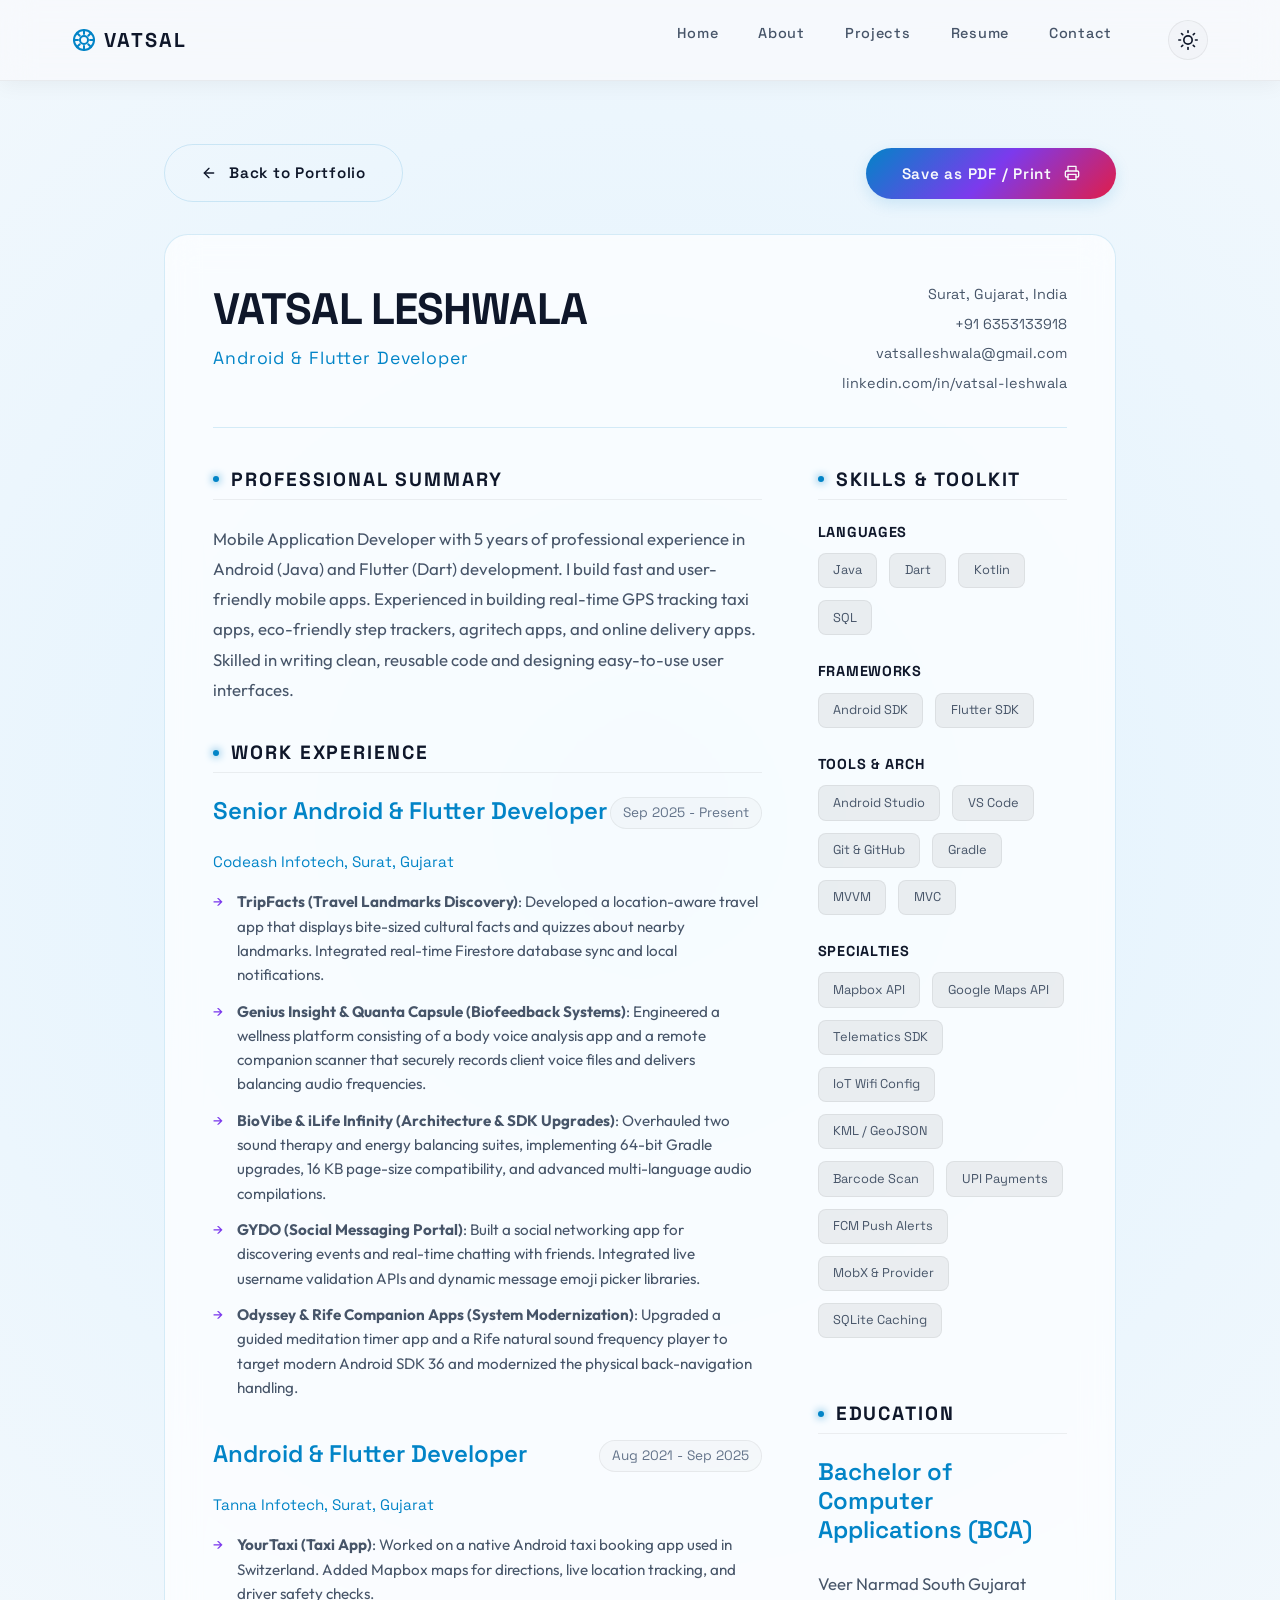
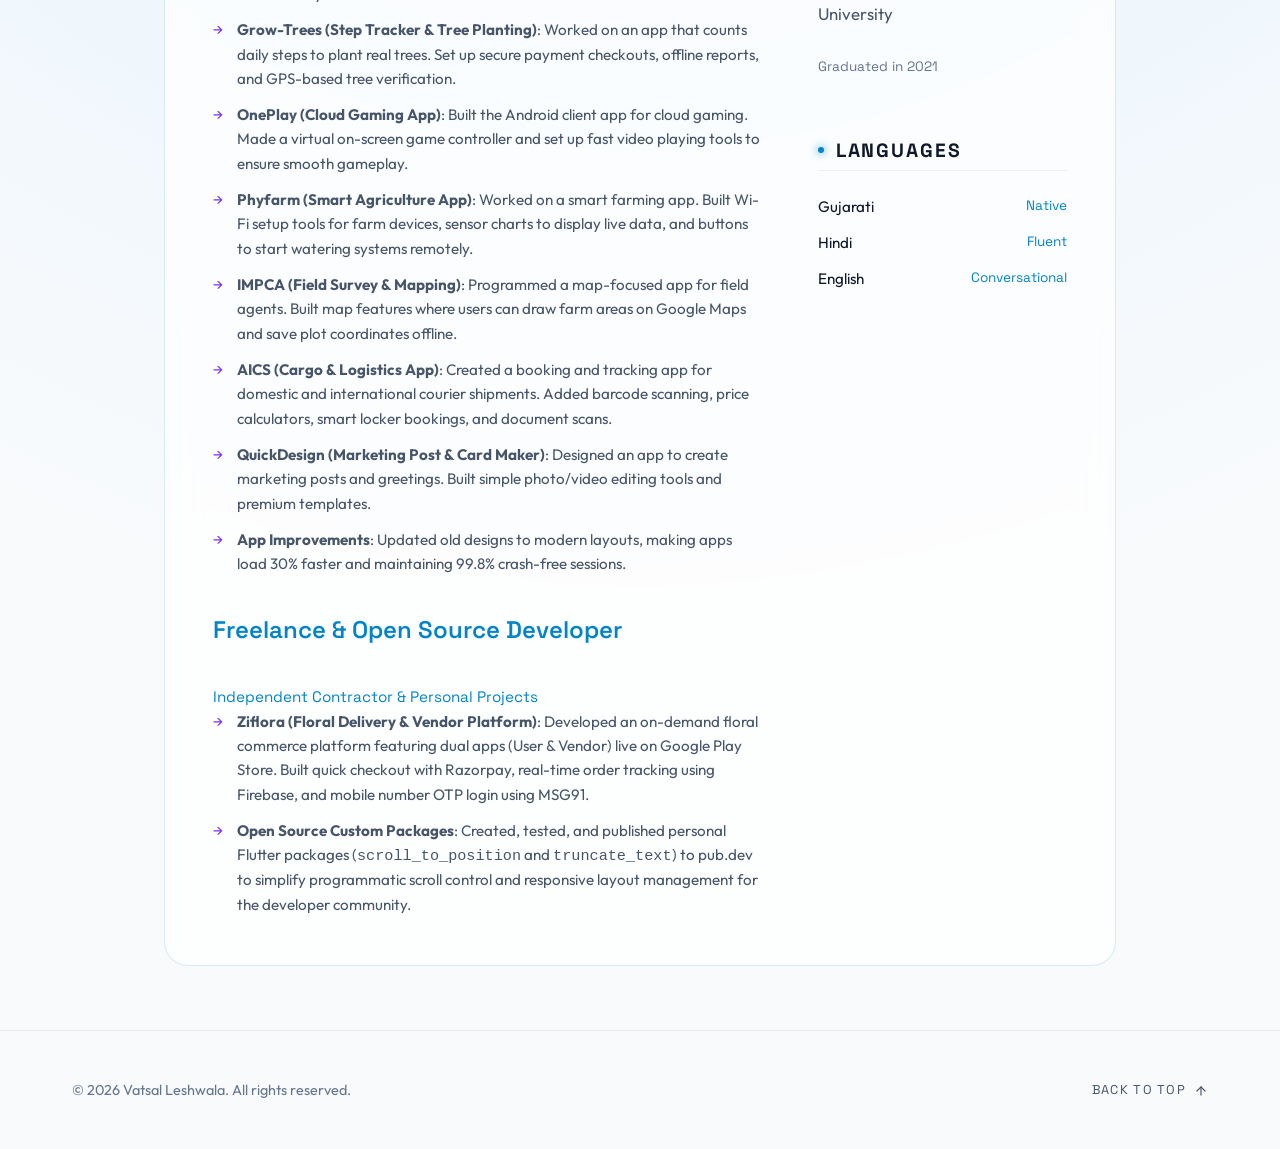
<file: resume.html>
<!DOCTYPE html>
<html lang="en">
<head>
  <meta charset="UTF-8">
  <meta name="viewport" content="width=device-width, initial-scale=1.0">
  <meta name="description" content="Vatsal Leshwala - Resume. Android & Flutter Developer with 5 years of professional experience.">
  <title>Resume | Vatsal Leshwala | Android & Flutter Developer</title>
  <link rel="stylesheet" href="style.css">
  <style>
    /* --- Resume Web View Layout --- */
    .resume-page {
      padding-top: 7rem;
      min-height: 100vh;
      display: flex;
      flex-direction: column;
    }
    
    .resume-wrapper {
      max-width: 1000px;
      margin: 2rem auto 4rem;
      width: 100%;
      padding: 0 1.5rem;
    }
    
    .resume-actions-nav {
      display: flex;
      justify-content: space-between;
      align-items: center;
      margin-bottom: 2rem;
    }
    
    .btn-secondary {
      background: transparent;
      color: var(--text-primary);
      border: 1px solid var(--glass-border);
    }
    
    .btn-secondary:hover {
      background: var(--card-bg-hover);
      border-color: var(--glass-border-hover);
      transform: translateY(-2px);
    }
    
    .resume-header-block {
      display: flex;
      justify-content: space-between;
      align-items: flex-start;
      border-bottom: 1px solid var(--glass-border);
      padding-bottom: 2rem;
      margin-bottom: 2.5rem;
    }
    
    .resume-title-area h1 {
      font-size: clamp(2rem, 4vw, 2.75rem);
      font-weight: 800;
      letter-spacing: -0.02em;
      margin-bottom: 0.5rem;
    }
    
    .resume-title-area .subtitle {
      font-family: var(--font-mono);
      font-size: 1.1rem;
      color: var(--accent-color);
      letter-spacing: 0.05em;
    }
    
    .resume-contact-info {
      text-align: right;
      font-family: var(--font-mono);
      font-size: 0.9rem;
      color: var(--text-secondary);
      display: flex;
      flex-direction: column;
      gap: 0.4rem;
    }
    
    .resume-contact-info a:hover {
      color: var(--accent-color);
    }
    
    .resume-grid-layout {
      display: grid;
      grid-template-columns: 2.2fr 1fr;
      gap: 3.5rem;
    }
    
    .resume-column {
      display: flex;
      flex-direction: column;
      gap: 2.25rem;
    }
    
    .resume-column section {
      padding: 0;
    }
    
    .resume-section-title {
      font-family: var(--font-mono);
      font-size: 1.2rem;
      color: var(--text-primary);
      text-transform: uppercase;
      letter-spacing: 0.1em;
      margin-bottom: 1.5rem;
      display: flex;
      align-items: center;
      gap: 0.75rem;
      border-bottom: 1px solid var(--border-subtle);
      padding-bottom: 0.5rem;
    }
    
    .resume-section-title::before {
      content: '';
      display: inline-block;
      width: 6px;
      height: 6px;
      border-radius: 50%;
      background: var(--accent-color);
      box-shadow: 0 0 8px var(--accent-color);
    }
    
    .summary-text {
      color: var(--text-secondary);
      font-size: 1.05rem;
      line-height: 1.8;
    }
    
    .experience-item {
      margin-bottom: 2.5rem;
    }
    
    .experience-item:last-child {
      margin-bottom: 0;
    }
    
    .exp-header {
      display: flex;
      justify-content: space-between;
      align-items: flex-start;
      margin-bottom: 1rem;
    }
    
    .exp-role {
      font-size: 1.2rem;
      font-weight: 600;
      color: var(--text-primary);
    }
    
    .exp-company {
      font-family: var(--font-mono);
      font-size: 0.95rem;
      color: var(--accent-color);
      margin-top: 0.25rem;
    }
    
    .exp-date {
      font-family: var(--font-mono);
      font-size: 0.85rem;
      color: var(--text-tertiary);
      background: var(--card-bg-subtle);
      padding: 0.25rem 0.75rem;
      border-radius: 50px;
      border: 1px solid var(--border-subtle);
    }
    
    .exp-list {
      list-style-type: none;
      display: flex;
      flex-direction: column;
      gap: 0.75rem;
    }
    
    .exp-list li {
      position: relative;
      padding-left: 1.5rem;
      color: var(--text-secondary);
      font-size: 0.95rem;
      line-height: 1.6;
    }
    
    .exp-list li::before {
      content: '→';
      position: absolute;
      left: 0;
      top: 0;
      color: var(--accent-secondary);
    }
    
    .resume-skill-group {
      margin-bottom: 1.75rem;
    }
    
    .resume-skill-group h4 {
      font-size: 0.9rem;
      text-transform: uppercase;
      letter-spacing: 0.05em;
      color: var(--text-primary);
      margin-bottom: 0.75rem;
    }
    
    .edu-item {
      margin-bottom: 1.5rem;
    }
    
    .edu-degree {
      font-size: 1.05rem;
      font-weight: 600;
      color: var(--text-primary);
    }
    
    .edu-school {
      font-size: 0.95rem;
      color: var(--text-secondary);
      margin: 0.25rem 0;
    }
    
    .edu-year {
      font-family: var(--font-mono);
      font-size: 0.85rem;
      color: var(--text-tertiary);
    }
    
    .language-list {
      display: flex;
      flex-direction: column;
      gap: 0.75rem;
    }
    
    .lang-item {
      display: flex;
      justify-content: space-between;
      font-size: 0.95rem;
    }
    
    .lang-name {
      color: var(--text-primary);
    }
    
    .lang-level {
      color: var(--accent-color);
      font-family: var(--font-mono);
      font-size: 0.85rem;
    }

    /* --- Print / PDF Export Overrides --- */
    @page {
      size: A4 portrait;
      margin: 0;
    }

    @media print {
      body {
        margin: 0 !important;
        padding: 12mm 15mm !important;
        background: #ffffff !important;
        color: #1a1a1a !important;
        font-size: 10.5pt !important;
        line-height: 1.45 !important;
        -webkit-print-color-adjust: exact !important;
        print-color-adjust: exact !important;
      }
      
      .particle-container, 
      .header, 
      .footer, 
      .resume-actions-nav, 
      .no-print {
        display: none !important;
      }
      
      .resume-page {
        padding-top: 0 !important;
        min-height: auto !important;
      }
      
      .resume-wrapper {
        max-width: 100% !important;
        margin: 0 !important;
        padding: 0 !important;
      }
      
      .resume-card {
        background: transparent !important;
        border: none !important;
        box-shadow: none !important;
        padding: 0 !important;
      }
      
      .resume-header-block {
        border-bottom: 2px solid #333333 !important;
        margin-bottom: 1.5rem !important;
        padding-bottom: 1rem !important;
        display: flex !important;
        flex-direction: row !important;
        justify-content: space-between !important;
        align-items: flex-start !important;
        width: 100% !important;
      }
      
      .resume-title-area {
        flex: 1 !important;
        text-align: left !important;
      }
      
      .resume-title-area h1 {
        color: #000000 !important;
        font-size: 24pt !important;
        margin-bottom: 0.25rem !important;
      }
      
      .resume-title-area .subtitle {
        color: #333333 !important;
        font-size: 12pt !important;
        font-weight: bold !important;
      }
      
      .resume-contact-info {
        color: #444444 !important;
        font-size: 9.5pt !important;
        text-align: right !important;
        display: flex !important;
        flex-direction: column !important;
        align-items: flex-end !important;
        gap: 0.25rem !important;
      }
      
      .resume-contact-info a {
        color: #1a1a1a !important;
        text-decoration: none !important;
      }
      
      .resume-grid-layout {
        display: grid !important;
        grid-template-columns: 2.2fr 1fr !important;
        gap: 2rem !important;
      }
      
      .resume-column {
        display: block !important;
      }
      
      .resume-column > section {
        padding: 0 !important;
        margin: 0 0 1.25rem 0 !important;
        page-break-inside: auto !important;
        break-inside: auto !important;
        display: block !important;
      }
      
      .resume-column > section:last-child {
        margin-bottom: 0 !important;
      }
      
      .resume-section-title {
        color: #000000 !important;
        font-size: 12pt !important;
        border-bottom: 1px solid #333333 !important;
        padding-bottom: 0.25rem !important;
        margin-bottom: 1rem !important;
      }
      
      .resume-section-title::before {
        display: none !important;
      }
      
      .summary-text {
        color: #222222 !important;
        font-size: 10pt !important;
      }
      
      .exp-role {
        color: #000000 !important;
        font-size: 11pt !important;
      }
      
      .exp-company {
        color: #222222 !important;
        font-size: 10pt !important;
        font-weight: bold !important;
      }
      
      .exp-date {
        color: #444444 !important;
        font-size: 9pt !important;
        background: transparent !important;
        border: none !important;
        padding: 0 !important;
      }
      
      .exp-list li {
        color: #333333 !important;
        font-size: 9.5pt !important;
        padding-left: 1rem !important;
        margin-bottom: 0.25rem !important;
      }
      
      .exp-list li::before {
        content: '\2022' !important;
        font-size: 12pt !important;
        left: 0 !important;
        top: -2px !important;
        color: #000000 !important;
      }
      
      .page-break-top {
        break-before: page !important;
        page-break-before: always !important;
        padding-top: 14mm !important;
      }
      
      .resume-skill-group h4 {
        color: #333333 !important;
        font-weight: 700 !important;
      }

      .tags {
        display: flex !important;
        flex-wrap: wrap !important;
        gap: 0.45rem !important;
      }

      .tag {
        background: #ffffff !important;
        color: #111827 !important;
        border: 1px solid #b5b5b5 !important;
        border-radius: 4px !important;
        font-size: 8.5pt !important;
        padding: 0.18rem 0.55rem !important;
        display: inline-block !important;
        line-height: 1.25 !important;
      }
      
      .edu-item {
        margin-bottom: 0.5rem !important;
      }
      
      .edu-degree {
        color: #000000 !important;
        font-size: 9.5pt !important;
      }
      
      .edu-school {
        color: #333333 !important;
        font-size: 9pt !important;
        margin: 0.15rem 0 !important;
      }
      
      .edu-year {
        color: #555555 !important;
        font-size: 8.5pt !important;
      }
      
      .language-list {
        display: flex !important;
        flex-direction: column !important;
        gap: 0.35rem !important;
      }
      
      .lang-item {
        font-size: 9pt !important;
      }
      
      .lang-name {
        color: #222222 !important;
      }
      
      .lang-level {
        color: #444444 !important;
        font-size: 8.5pt !important;
      }
    }
    
    /* --- Responsive Queries for Screen --- */
    @media screen and (max-width: 768px) {
      .resume-header-block {
        flex-direction: column;
        gap: 1.5rem;
      }
      
      .resume-contact-info {
        text-align: left;
      }
      
      .resume-grid-layout {
        grid-template-columns: 1fr;
        gap: 2.5rem;
      }
    }
    
    @media screen and (max-width: 640px) {
      .resume-actions-nav {
        flex-direction: column;
        gap: 1rem;
        width: 100%;
      }
      .resume-actions-nav .btn {
        width: 100%;
        justify-content: center;
      }
      .resume-header-block {
        gap: 1rem;
      }
    }
  </style>
</head>
<body>
  <input type="checkbox" id="theme-toggle" class="theme-toggle-checkbox" style="display: none;" aria-hidden="true">
  <script>
    const savedTheme = localStorage.getItem('theme');
    if (savedTheme === 'dark') document.getElementById('theme-toggle').checked = true;
    window.addEventListener('pageshow', () => {
      if (savedTheme === 'dark') document.getElementById('theme-toggle').checked = true;
    });
  </script>

  <!-- Particle Background -->
  <div class="particle-container">
    <div class="particle" style="--left: 4%; --size: 3px; --duration: 18s; --delay: -2s; --opacity: 0.3;"></div>
    <div class="particle" style="--left: 15%; --size: 2px; --duration: 15s; --delay: -5s; --opacity: 0.2;"></div>
    <div class="particle" style="--left: 28%; --size: 6px; --duration: 28s; --delay: -8s; --opacity: 0.3;"></div>
    <div class="particle" style="--left: 42%; --size: 2px; --duration: 16s; --delay: -3s; --opacity: 0.6;"></div>
    <div class="particle" style="--left: 54%; --size: 4px; --duration: 19s; --delay: -7s; --opacity: 0.5;"></div>
    <div class="particle" style="--left: 67%; --size: 7px; --duration: 30s; --delay: -25s; --opacity: 0.4;"></div>
    <div class="particle" style="--left: 78%; --size: 5px; --duration: 21s; --delay: -4s; --opacity: 0.3;"></div>
    <div class="particle" style="--left: 92%; --size: 3px; --duration: 17s; --delay: -1s; --opacity: 0.4;"></div>
  </div>

  <!-- Header Navigation -->
  <header class="header">
    <div class="header-container">
      <a href="index.html#home" class="logo">
        <svg width="24" height="24" viewBox="0 0 24 24" fill="none" stroke="currentColor" stroke-width="2" stroke-linecap="round" stroke-linejoin="round" class="logo-icon">
          <circle cx="12" cy="12" r="10"></circle>
          <circle cx="12" cy="12" r="4"></circle>
          <path d="M12 2v4M12 18v4M4.93 4.93l2.83 2.83M16.24 16.24l2.83 2.83M2 12h4M18 12h4M4.93 19.07l2.83-2.83M16.24 7.76l2.83-2.83"></path>
        </svg>
        <span>VATSAL</span>
      </a>
      <button class="menu-toggle" id="menuToggle" aria-label="Toggle Navigation">
        <span class="bar"></span>
        <span class="bar"></span>
        <span class="bar"></span>
      </button>
      <nav class="nav" id="navMenu">
        <ul class="nav-list">
          <li><a href="index.html#home" class="nav-link">Home</a></li>
          <li><a href="index.html#about" class="nav-link">About</a></li>
          <li><a href="index.html#projects" class="nav-link">Projects</a></li>
          <li><a href="resume.html" class="nav-link">Resume</a></li>
          <li><a href="index.html#contact" class="nav-link">Contact</a></li>
          <li>
            <label for="theme-toggle" class="theme-toggle-btn" aria-label="Toggle Theme">
              <svg class="sun-icon" viewBox="0 0 24 24" fill="none" stroke="currentColor" stroke-width="2" stroke-linecap="round" stroke-linejoin="round">
                <circle cx="12" cy="12" r="5"></circle>
                <line x1="12" y1="1" x2="12" y2="3"></line>
                <line x1="12" y1="21" x2="12" y2="23"></line>
                <line x1="4.22" y1="4.22" x2="5.64" y2="5.64"></line>
                <line x1="18.36" y1="18.36" x2="19.78" y2="19.78"></line>
                <line x1="1" y1="12" x2="3" y2="12"></line>
                <line x1="21" y1="12" x2="23" y2="12"></line>
                <line x1="4.22" y1="19.78" x2="5.64" y2="18.36"></line>
                <line x1="18.36" y1="5.64" x2="19.78" y2="4.22"></line>
              </svg>
              <svg class="moon-icon" viewBox="0 0 24 24" fill="none" stroke="currentColor" stroke-width="2" stroke-linecap="round" stroke-linejoin="round">
                <path d="M21 12.79A9 9 0 1 1 11.21 3 7 7 0 0 0 21 12.79z"></path>
              </svg>
            </label>
          </li>
        </ul>
      </nav>
    </div>
  </header>

  <main class="resume-page">
    <div class="resume-wrapper">
      
      <!-- Resume Action Toolbar (No Print) -->
      <div class="resume-actions-nav">
        <a href="index.html" class="btn btn-secondary">
          <svg width="16" height="16" viewBox="0 0 24 24" fill="none" stroke="currentColor" stroke-width="2" stroke-linecap="round" stroke-linejoin="round" style="transform: rotate(180deg);">
            <line x1="5" y1="12" x2="19" y2="12"></line>
            <polyline points="12 5 19 12 12 19"></polyline>
          </svg>
          Back to Portfolio
        </a>
        <button class="btn btn-primary" onclick="window.print()">
          Save as PDF / Print
          <svg width="16" height="16" viewBox="0 0 24 24" fill="none" stroke="currentColor" stroke-width="2" stroke-linecap="round" stroke-linejoin="round">
            <polyline points="6 9 6 2 18 2 18 9"></polyline>
            <path d="M6 18H4a2 2 0 0 1-2-2v-5a2 2 0 0 1 2-2h16a2 2 0 0 1 2 2v5a2 2 0 0 1-2 2h-2"></path>
            <rect x="6" y="14" width="12" height="8"></rect>
          </svg>
        </button>
      </div>

      <!-- Main Resume Glassmorphic Card -->
      <article class="about-card resume-card">
        
        <!-- Header -->
        <div class="resume-header-block">
          <div class="resume-title-area">
            <h1>VATSAL LESHWALA</h1>
            <span class="subtitle">Android &amp; Flutter Developer</span>
          </div>
          <div class="resume-contact-info">
            <span>Surat, Gujarat, India</span>
            <a href="tel:+916353133918">+91 6353133918</a>
            <a href="mailto:vatsalleshwala@gmail.com">vatsalleshwala@gmail.com</a>
            <a href="https://www.linkedin.com/in/vatsal-leshwala" target="_blank" rel="noopener noreferrer">linkedin.com/in/vatsal-leshwala</a>
          </div>
        </div>

        <!-- Grid Body -->
        <div class="resume-grid-layout">
          
          <!-- Left Main Column (Experience & Summary) -->
          <div class="resume-column">
            
            <!-- Executive Summary -->
            <section>
              <h2 class="resume-section-title">Professional Summary</h2>
              <p class="summary-text">
                Mobile Application Developer with 5 years of professional experience in Android (Java) and Flutter (Dart) development. I build fast and user-friendly mobile apps. Experienced in building real-time GPS tracking taxi apps, eco-friendly step trackers, agritech apps, and online delivery apps. Skilled in writing clean, reusable code and designing easy-to-use user interfaces.
              </p>
            </section>

            <!-- Work Experience -->
            <section>
              <h2 class="resume-section-title">Work Experience</h2>
              
              <div class="experience-item">
                <div class="exp-header">
                  <div>
                    <h3 class="exp-role">Senior Android &amp; Flutter Developer</h3>
                    <div class="exp-company">Codeash Infotech, Surat, Gujarat</div>
                  </div>
                  <span class="exp-date">Sep 2025 - Present</span>
                </div>
                <ul class="exp-list">
                  <li><strong>TripFacts (Travel Landmarks Discovery)</strong>: Developed a location-aware travel app that displays bite-sized cultural facts and quizzes about nearby landmarks. Integrated real-time Firestore database sync and local notifications.</li>
                  <li><strong>Genius Insight &amp; Quanta Capsule (Biofeedback Systems)</strong>: Engineered a wellness platform consisting of a body voice analysis app and a remote companion scanner that securely records client voice files and delivers balancing audio frequencies.</li>
                  <li><strong>BioVibe &amp; iLife Infinity (Architecture &amp; SDK Upgrades)</strong>: Overhauled two sound therapy and energy balancing suites, implementing 64-bit Gradle upgrades, 16 KB page-size compatibility, and advanced multi-language audio compilations.</li>
                  <li><strong>GYDO (Social Messaging Portal)</strong>: Built a social networking app for discovering events and real-time chatting with friends. Integrated live username validation APIs and dynamic message emoji picker libraries.</li>
                  <li><strong>Odyssey &amp; Rife Companion Apps (System Modernization)</strong>: Upgraded a guided meditation timer app and a Rife natural sound frequency player to target modern Android SDK 36 and modernized the physical back-navigation handling.</li>
                </ul>
              </div>
              
              <div class="experience-item page-break-top">
                <div class="exp-header">
                  <div>
                    <h3 class="exp-role">Android &amp; Flutter Developer</h3>
                    <div class="exp-company">Tanna Infotech, Surat, Gujarat</div>
                  </div>
                  <span class="exp-date">Aug 2021 - Sep 2025</span>
                </div>
                <ul class="exp-list">
                  <li><strong>YourTaxi (Taxi App)</strong>: Worked on a native Android taxi booking app used in Switzerland. Added Mapbox maps for directions, live location tracking, and driver safety checks.</li>
                  <li><strong>Grow-Trees (Step Tracker &amp; Tree Planting)</strong>: Worked on an app that counts daily steps to plant real trees. Set up secure payment checkouts, offline reports, and GPS-based tree verification.</li>
                  <li><strong>OnePlay (Cloud Gaming App)</strong>: Built the Android client app for cloud gaming. Made a virtual on-screen game controller and set up fast video playing tools to ensure smooth gameplay.</li>
                  <li><strong>Phyfarm (Smart Agriculture App)</strong>: Worked on a smart farming app. Built Wi-Fi setup tools for farm devices, sensor charts to display live data, and buttons to start watering systems remotely.</li>
                  <li><strong>IMPCA (Field Survey &amp; Mapping)</strong>: Programmed a map-focused app for field agents. Built map features where users can draw farm areas on Google Maps and save plot coordinates offline.</li>
                  <li><strong>AICS (Cargo &amp; Logistics App)</strong>: Created a booking and tracking app for domestic and international courier shipments. Added barcode scanning, price calculators, smart locker bookings, and document scans.</li>
                  <li><strong>QuickDesign (Marketing Post &amp; Card Maker)</strong>: Designed an app to create marketing posts and greetings. Built simple photo/video editing tools and premium templates.</li>
                  <li><strong>App Improvements</strong>: Updated old designs to modern layouts, making apps load 30% faster and maintaining 99.8% crash-free sessions.</li>
                </ul>
              </div>
              
              <div class="experience-item">
                <div class="exp-header">
                  <h3 class="exp-role">Freelance &amp; Open Source Developer</h3>
                </div>
                <div class="exp-company">Independent Contractor &amp; Personal Projects</div>
                <ul class="exp-list">
                  <li><strong>Ziflora (Floral Delivery &amp; Vendor Platform)</strong>: Developed an on-demand floral commerce platform featuring dual apps (User &amp; Vendor) live on Google Play Store. Built quick checkout with Razorpay, real-time order tracking using Firebase, and mobile number OTP login using MSG91.</li>
                  <li><strong>Open Source Custom Packages</strong>: Created, tested, and published personal Flutter packages (<code>scroll_to_position</code> and <code>truncate_text</code>) to pub.dev to simplify programmatic scroll control and responsive layout management for the developer community.</li>
                </ul>
              </div>
            </section>

          </div>

          <!-- Right Sidebar Column (Skills, Education, Languages) -->
          <div class="resume-column">
            
            <!-- Technical Skills -->
            <section>
              <h2 class="resume-section-title">Skills &amp; Toolkit</h2>
              
              <div class="resume-skill-group">
                <h4>Languages</h4>
                <div class="tags">
                  <span class="tag">Java</span>
                  <span class="tag">Dart</span>
                  <span class="tag">Kotlin</span>
                  <span class="tag">SQL</span>
                </div>
              </div>

              <div class="resume-skill-group">
                <h4>Frameworks</h4>
                <div class="tags">
                  <span class="tag">Android SDK</span>
                  <span class="tag">Flutter SDK</span>
                </div>
              </div>

              <div class="resume-skill-group">
                <h4>Tools &amp; Arch</h4>
                <div class="tags">
                  <span class="tag">Android Studio</span>
                  <span class="tag">VS Code</span>
                  <span class="tag">Git &amp; GitHub</span>
                  <span class="tag">Gradle</span>
                  <span class="tag">MVVM</span>
                  <span class="tag">MVC</span>
                </div>
              </div>

              <div class="resume-skill-group">
                <h4>Specialties</h4>
                <div class="tags">
                  <span class="tag">Mapbox API</span>
                  <span class="tag">Google Maps API</span>
                  <span class="tag">Telematics SDK</span>
                  <span class="tag">IoT Wifi Config</span>
                  <span class="tag">KML / GeoJSON</span>
                  <span class="tag">Barcode Scan</span>
                  <span class="tag">UPI Payments</span>
                  <span class="tag">FCM Push Alerts</span>
                  <span class="tag">MobX &amp; Provider</span>
                  <span class="tag">SQLite Caching</span>
                </div>
              </div>
            </section>

            <!-- Education -->
            <section>
              <h2 class="resume-section-title">Education</h2>
              <div class="edu-item">
                <h3 class="edu-degree">Bachelor of Computer Applications (BCA)</h3>
                <p class="edu-school">Veer Narmad South Gujarat University</p>
                <span class="edu-year">Graduated in 2021</span>
              </div>
            </section>

            <!-- Languages -->
            <section>
              <h2 class="resume-section-title">Languages</h2>
              <div class="language-list">
                <div class="lang-item">
                  <span class="lang-name">Gujarati</span>
                  <span class="lang-level">Native</span>
                </div>
                <div class="lang-item">
                  <span class="lang-name">Hindi</span>
                  <span class="lang-level">Fluent</span>
                </div>
                <div class="lang-item">
                  <span class="lang-name">English</span>
                  <span class="lang-level">Conversational</span>
                </div>
              </div>
            </section>

          </div>

        </div>

      </article>

    </div>
  </main>

  <!-- Footer -->
  <footer class="footer">
    <div class="footer-container">
      <div class="footer-left">
        <p>&copy; 2026 Vatsal Leshwala. All rights reserved.</p>
      </div>
      <div class="footer-right">
        <a href="#home" class="back-to-top">
          <span>Back to Top</span>
          <svg width="14" height="14" viewBox="0 0 24 24" fill="none" stroke="currentColor" stroke-width="2" stroke-linecap="round" stroke-linejoin="round">
            <line x1="12" y1="19" x2="12" y2="5"></line>
            <polyline points="5 12 12 5 19 12"></polyline>
          </svg>
        </a>
      </div>
    </div>
  </footer>

  <!-- Mobile Navigation Drawer Controller Script -->
  <script>
    document.addEventListener('DOMContentLoaded', () => {
      const menuToggle = document.getElementById('menuToggle');
      const navMenu = document.getElementById('navMenu');
      if (!menuToggle || !navMenu) return;

      menuToggle.addEventListener('click', (e) => {
        e.stopPropagation();
        menuToggle.classList.toggle('active');
        navMenu.classList.toggle('active');
      });

      document.querySelectorAll('.nav-link').forEach(link => {
        link.addEventListener('click', () => {
          menuToggle.classList.remove('active');
          navMenu.classList.remove('active');
        });
      });

      document.addEventListener('click', (e) => {
        if (navMenu.classList.contains('active') && !navMenu.contains(e.target) && !menuToggle.contains(e.target)) {
          menuToggle.classList.remove('active');
          navMenu.classList.remove('active');
        }
      });
    });
  </script>

  <!-- Mouse Trail Particle Script -->
  <script src="mouse-trail.js"></script>

</body>
</html>
</file>
<file: style.css>
/* ==========================================================================
   Leo Cosmos - Zero-Gravity Portfolio Stylesheet
   ========================================================================== */

/* Import Google Fonts */
@import url('https://fonts.googleapis.com/css2?family=Outfit:wght@300;400;500;600;700;800&family=Space+Grotesk:wght@400;500;600;700&display=swap');

/* --- Design Tokens --- */
:root {
  /* --- LIGHT THEME (DEFAULT) --- */
  --bg-primary: #f8fafc;
  --bg-secondary: #ffffff;
  --bg-tertiary: #f1f5f9;
  --bg-gradient-start: #e0f2fe; /* Premium celestial sky-blue glow start */
  --section-fade: rgba(2, 132, 199, 0.05); /* Soft premium section tint transition */
  
  --accent-color: #0284c7;
  --accent-secondary: #7c3aed;
  --accent-gradient: linear-gradient(135deg, #0284c7 0%, #7c3aed 50%, #e11d48 100%);
  --text-primary: #0f172a;
  --text-secondary: #475569;
  --text-tertiary: #64748b;
  
  --glass-bg: rgba(255, 255, 255, 0.7);
  --glass-border: rgba(2, 132, 199, 0.15);
  --glass-border-hover: rgba(2, 132, 199, 0.35);
  --glass-blur: blur(16px);

  --nav-bg: rgba(248, 250, 252, 0.75);
  --card-bg-subtle: rgba(0, 0, 0, 0.02);
  --card-bg-hover: rgba(2, 132, 199, 0.05);
  --border-subtle: rgba(0, 0, 0, 0.06);
  --shadow-color: rgba(0, 0, 0, 0.05);
  --shadow-accent: rgba(2, 132, 199, 0.15);
  
  --font-sans: 'Outfit', sans-serif;
  --font-mono: 'Space Grotesk', sans-serif;
  
  --transition-smooth: all 0.4s cubic-bezier(0.16, 1, 0.3, 1);
  --transition-fast: all 0.25s ease;
  
  --container-width: 1200px;
}

:root:has(.theme-toggle-checkbox:checked) {
  /* --- DARK THEME --- */
  --bg-primary: #050811;
  --bg-secondary: #0a0f1d;
  --bg-tertiary: #10172a;
  --bg-gradient-start: #0c1428; /* Original dark cosmos blue start */
  --section-fade: rgba(10, 15, 29, 0.3); /* Original subtle dark section fade */
  
  --accent-color: #4aaeff;
  --accent-secondary: #a07cf8;
  --accent-gradient: linear-gradient(135deg, #4aaeff 0%, #a07cf8 50%, #ff6b9d 100%);
  --text-primary: #f5f6f9;
  --text-secondary: #8e9bb3;
  --text-tertiary: #5d6a85;
  
  --glass-bg: rgba(10, 15, 29, 0.45);
  --glass-border: rgba(74, 174, 255, 0.08);
  --glass-border-hover: rgba(74, 174, 255, 0.15);
  --glass-blur: blur(16px);

  --nav-bg: rgba(5, 8, 17, 0.75);
  --card-bg-subtle: rgba(255, 255, 255, 0.03);
  --card-bg-hover: rgba(74, 174, 255, 0.05);
  --border-subtle: rgba(255, 255, 255, 0.08);
  --shadow-color: rgba(0, 0, 0, 0.40);
  --shadow-accent: rgba(74, 174, 255, 0.15);
}

/* --- Base & Reset --- */
* {
  box-sizing: border-box;
  margin: 0;
  padding: 0;
}

html {
  scroll-behavior: smooth;
  background-color: var(--bg-primary);
  font-size: 16px;
}

body {
  font-family: var(--font-sans);
  color: var(--text-primary);
  transition: var(--transition-smooth);
  background: radial-gradient(circle at 50% 30%, var(--bg-gradient-start) 0%, var(--bg-primary) 70%);
  line-height: 1.6;
  overflow-x: hidden;
  position: relative;
  min-height: 100vh;
}

/* Custom Scrollbar */
::-webkit-scrollbar {
  width: 10px;
}
::-webkit-scrollbar-track {
  background: var(--bg-primary);
}
::-webkit-scrollbar-thumb {
  background: var(--bg-tertiary);
  border: 2px solid var(--bg-primary);
  border-radius: 8px;
}
::-webkit-scrollbar-thumb:hover {
  background: var(--accent-color);
}

/* --- Typography --- */
h1, h2, h3, h4 {
  font-family: var(--font-mono);
  font-weight: 700;
  line-height: 1.2;
}

a {
  color: inherit;
  text-decoration: none;
  transition: var(--transition-fast);
}

/* --- Particles Background --- */
.particle-container {
  position: fixed;
  top: 0;
  left: 0;
  width: 100%;
  height: 100%;
  pointer-events: none;
  z-index: 1;
  overflow: hidden;
}

.particle {
  position: absolute;
  bottom: 0;
  left: var(--left);
  width: var(--size);
  height: var(--size);
  border-radius: 50%;
  background: var(--accent-gradient);
  opacity: 0;
  filter: blur(0.5px);
  animation: rise var(--duration) linear infinite;
  animation-delay: var(--delay);
}

@keyframes rise {
  0% {
    transform: translateY(10vh) scale(0.2);
    opacity: 0;
  }
  10% {
    opacity: var(--opacity);
  }
  90% {
    opacity: var(--opacity);
  }
  100% {
    transform: translateY(-110vh) scale(1.2);
    opacity: 0;
  }
}

/* --- Header / Navigation --- */
.header {
  position: fixed;
  top: 0;
  left: 0;
  width: 100%;
  z-index: 100;
  background: var(--nav-bg);
  backdrop-filter: var(--glass-blur);
  border-bottom: 1px solid var(--border-subtle);
  box-shadow: 0 4px 20px var(--shadow-color);
  transition: background 0.4s, border-color 0.4s, box-shadow 0.4s;
}

.header-container {
  display: flex;
  justify-content: space-between;
  align-items: center;
  max-width: var(--container-width);
  margin: 0 auto;
  padding: 1.25rem 2rem;
}

.logo {
  display: flex;
  align-items: center;
  gap: 0.5rem;
  font-family: var(--font-mono);
  font-weight: 700;
  font-size: 1.25rem;
  letter-spacing: 0.1em;
  color: var(--text-primary);
}

.logo-icon {
  color: var(--accent-color);
  animation: rotate-logo 20s linear infinite;
}

@keyframes rotate-logo {
  from { transform: rotate(0deg); }
  to { transform: rotate(360deg); }
}

/* Hamburger Toggle Button */
.menu-toggle {
  display: none;
  flex-direction: column;
  justify-content: space-between;
  width: 26px;
  height: 19px;
  background: transparent;
  border: none;
  cursor: pointer;
  z-index: 200;
  padding: 0;
}

.menu-toggle .bar {
  width: 100%;
  height: 2px;
  background-color: var(--text-primary);
  border-radius: 2px;
  transition: var(--transition-fast);
}

.nav-list {
  display: flex;
  list-style: none;
  gap: 2.5rem;
}

.nav-link {
  font-family: var(--font-mono);
  font-size: 0.9rem;
  font-weight: 500;
  letter-spacing: 0.05em;
  color: var(--text-secondary);
  position: relative;
  padding: 0.25rem 0;
}

.nav-link::after {
  content: '';
  position: absolute;
  bottom: 0;
  left: 0;
  width: 0;
  height: 2px;
  background: var(--accent-gradient);
  transition: var(--transition-smooth);
}

.nav-link:hover {
  color: var(--text-primary);
}

.nav-link:hover::after {
  width: 100%;
}

/* --- Hero Section --- */
.hero {
  position: relative;
  min-height: 100vh;
  display: flex;
  flex-direction: column;
  justify-content: center;
  align-items: center;
  text-align: center;
  padding: 0 2rem;
  z-index: 10;
}

.hero-container {
  max-width: 800px;
  margin: 0 auto;
  display: flex;
  flex-direction: column;
  align-items: center;
}

.hero-tag {
  font-family: var(--font-mono);
  font-size: 0.85rem;
  text-transform: uppercase;
  letter-spacing: 0.25em;
  color: var(--accent-color);
  margin-bottom: 1.5rem;
  border: 1px solid var(--shadow-accent);
  padding: 0.4rem 1rem;
  border-radius: 50px;
  background: var(--card-bg-hover);
  box-shadow: inset 0 0 10px var(--shadow-accent);
}

.hero-title {
  font-size: clamp(2.5rem, 6vw, 4.5rem);
  font-weight: 800;
  margin-bottom: 1.5rem;
  color: var(--text-primary);
  letter-spacing: -0.02em;
}

.text-glow {
  background: var(--accent-gradient);
  -webkit-background-clip: text;
  background-clip: text;
  -webkit-text-fill-color: transparent;
  filter: drop-shadow(0 0 15px var(--shadow-accent));
}

.hero-subtitle {
  font-size: clamp(1.05rem, 2vw, 1.25rem);
  color: var(--text-secondary);
  margin-bottom: 3rem;
  max-width: 650px;
  line-height: 1.8;
}

/* Float Button Animation */
.btn {
  display: inline-flex;
  align-items: center;
  gap: 0.75rem;
  padding: 1rem 2.25rem;
  border-radius: 50px;
  font-family: var(--font-mono);
  font-weight: 600;
  font-size: 0.95rem;
  letter-spacing: 0.05em;
  border: none;
  cursor: pointer;
  position: relative;
  overflow: hidden;
  transition: var(--transition-smooth);
  z-index: 2;
}

.btn-primary {
  background: var(--accent-gradient);
  color: var(--bg-primary);
  box-shadow: 0 5px 15px var(--shadow-accent);
}

.btn-primary svg {
  transition: var(--transition-smooth);
}

.float-btn {
  animation: float-button 4.5s ease-in-out infinite;
}

@keyframes float-button {
  0%, 100% {
    transform: translateY(0);
    box-shadow: 0 5px 20px var(--shadow-accent);
  }
  50% {
    transform: translateY(-12px);
    box-shadow: 0 20px 35px var(--shadow-accent), 0 0 15px var(--shadow-accent);
  }
}

.btn-primary:hover {
  transform: translateY(-5px) scale(1.02);
  box-shadow: 0 15px 30px var(--shadow-accent), 0 0 20px var(--shadow-accent);
}

.btn-primary:hover svg {
  transform: translateY(3px);
}

.scroll-indicator {
  position: absolute;
  bottom: 2.5rem;
  display: flex;
  flex-direction: column;
  align-items: center;
  gap: 0.5rem;
  font-family: var(--font-mono);
  font-size: 0.75rem;
  letter-spacing: 0.15em;
  text-transform: uppercase;
  color: var(--text-tertiary);
  opacity: 0.7;
}

.indicator-arrow {
  width: 1px;
  height: 40px;
  background: linear-gradient(to bottom, var(--text-tertiary), transparent);
  position: relative;
  overflow: hidden;
}

.indicator-arrow::after {
  content: '';
  position: absolute;
  top: 0;
  left: 0;
  width: 100%;
  height: 15px;
  background: var(--accent-color);
  animation: scroll-slide 2s cubic-bezier(0.16, 1, 0.3, 1) infinite;
}

@keyframes scroll-slide {
  0% { transform: translateY(-100%); }
  80%, 100% { transform: translateY(40px); }
}

/* --- Layout Sections --- */
.container {
  max-width: var(--container-width);
  margin: 0 auto;
  padding: 0 2rem;
}

section {
  padding: 8rem 0;
  position: relative;
  z-index: 10;
}

.section-header {
  margin-bottom: 4rem;
  max-width: 600px;
}

.section-tag {
  font-family: var(--font-mono);
  font-size: 0.8rem;
  color: var(--accent-color);
  text-transform: uppercase;
  letter-spacing: 0.2em;
  display: block;
  margin-bottom: 0.75rem;
}

.section-title {
  font-size: clamp(2rem, 4vw, 3rem);
  font-weight: 700;
  letter-spacing: -0.01em;
}

/* --- About Section --- */
.about-section {
  background: linear-gradient(180deg, transparent 0%, var(--section-fade) 100%);
}

.about-content {
  display: grid;
  grid-template-columns: 1.2fr 1fr;
  gap: 3rem;
  align-items: start;
}

.about-card {
  background: var(--glass-bg);
  backdrop-filter: var(--glass-blur);
  border: 1px solid var(--glass-border);
  border-radius: 24px;
  padding: 3rem;
  transition: var(--transition-smooth);
}

.about-card:hover {
  border-color: var(--glass-border-hover);
  box-shadow: 0 15px 35px var(--shadow-color);
}

.about-card h3 {
  font-size: 1.5rem;
  margin-bottom: 1.5rem;
  color: var(--accent-color);
}

.about-card p {
  color: var(--text-secondary);
  margin-bottom: 1.5rem;
  font-size: 1.05rem;
  line-height: 1.8;
}

.about-card p:last-child {
  margin-bottom: 0;
}

.skills-card {
  display: flex;
  flex-direction: column;
  gap: 2rem;
}

.skills-grid {
  display: flex;
  flex-direction: column;
  gap: 1.5rem;
}

.skill-category h4 {
  font-size: 0.9rem;
  text-transform: uppercase;
  letter-spacing: 0.1em;
  color: var(--text-primary);
  margin-bottom: 1rem;
}

.tags {
  display: flex;
  flex-wrap: wrap;
  gap: 0.75rem;
}

.tag {
  font-size: 0.8rem;
  font-family: var(--font-mono);
  background: var(--border-subtle);
  border: 1px solid var(--border-subtle);
  color: var(--text-secondary);
  padding: 0.4rem 0.9rem;
  border-radius: 8px;
  transition: var(--transition-fast);
}

.tag:hover {
  border-color: var(--accent-color);
  color: var(--accent-color);
  background: var(--card-bg-hover);
}

/* --- Projects Section & CSS Filtering --- */
.projects-filter-container {
  width: 100%;
}

/* Hide Radio Buttons */
input[name="project-filter"] {
  display: none;
}

/* Filter Navigation styling */
.project-filters {
  display: flex;
  justify-content: center;
  flex-wrap: wrap;
  gap: 1rem;
  margin-bottom: 4rem;
}

.filter-btn {
  font-family: var(--font-mono);
  font-size: 0.85rem;
  color: var(--text-secondary);
  border: 1px solid var(--glass-border);
  padding: 0.5rem 1.5rem;
  border-radius: 50px;
  cursor: pointer;
  background: var(--card-bg-subtle);
  transition: var(--transition-fast);
}

.filter-btn:hover {
  border-color: var(--accent-color);
  color: var(--text-primary);
  box-shadow: 0 0 10px var(--card-bg-hover);
}

/* Checked States: Highlight active filter tag */
#filter-all:checked ~ .project-filters label[for="filter-all"],
#filter-android:checked ~ .project-filters label[for="filter-android"],
#filter-flutter:checked ~ .project-filters label[for="filter-flutter"],
#filter-tanna:checked ~ .project-filters label[for="filter-tanna"],
#filter-codeash:checked ~ .project-filters label[for="filter-codeash"],
#filter-libraries:checked ~ .project-filters label[for="filter-libraries"] {
  background: var(--accent-gradient);
  color: var(--bg-primary);
  border-color: transparent;
  box-shadow: 0 0 15px var(--shadow-accent);
  font-weight: 600;
}

/* Filtering System Logic: hide unselected items */
#filter-android:checked ~ .projects-grid .project-card:not([data-category="android"]),
#filter-flutter:checked ~ .projects-grid .project-card:not([data-category="flutter"]),
#filter-tanna:checked ~ .projects-grid .project-card:not([data-company="tanna"]),
#filter-codeash:checked ~ .projects-grid .project-card:not([data-company="codeash"]),
#filter-libraries:checked ~ .projects-grid .project-card:not([data-category="library"]) {
  display: none;
}

.projects-grid {
  display: grid;
  grid-template-columns: repeat(auto-fit, minmax(450px, 1fr));
  gap: 4rem 3rem;
}


.project-card {
  background: var(--glass-bg);
  backdrop-filter: var(--glass-blur);
  border: 1px solid var(--glass-border);
  border-radius: 24px;
  overflow: hidden;
  display: flex;
  flex-direction: column;
  height: 100%;
  /* Zero gravity drift animation setup */
  animation: drift var(--drift-time, 7s) ease-in-out infinite alternate;
  animation-delay: var(--drift-delay, 0s);
  transition: border-color 0.4s ease, box-shadow 0.4s ease, transform 0.4s ease, background-color 0.4s ease, color 0.4s ease;
}

/* Gentle drift upward and slight rotation */
@keyframes drift {
  0% {
    transform: translateY(0) rotate(0deg);
  }
  100% {
    transform: translateY(-18px) rotate(1.2deg);
  }
}

.project-card:hover {
  /* Pause the drift animation smoothly by overriding transforms */
  animation-play-state: paused;
  transform: translateY(-24px) scale(1.025) rotate(0deg);
  border-color: var(--glass-border-hover);
  box-shadow: 
    0 25px 50px var(--shadow-color),
    0 0 25px var(--shadow-accent),
    0 0 10px var(--shadow-accent);
  z-index: 20;
}

.project-img-wrapper {
  position: relative;
  width: 100%;
  aspect-ratio: 16 / 10;
  overflow: hidden;
  background: var(--bg-tertiary);
  border-bottom: 1px solid var(--border-subtle);
}

.project-img {
  width: 100%;
  height: 100%;
  object-fit: contain;
  padding: 1.5rem;
  transition: transform 0.8s cubic-bezier(0.16, 1, 0.3, 1);
}

.project-card:hover .project-img {
  transform: scale(1.08);
}

.project-info {
  padding: 2.5rem;
  display: flex;
  flex-direction: column;
  flex-grow: 1;
}

.project-meta {
  display: flex;
  justify-content: space-between;
  align-items: center;
  margin-bottom: 1rem;
}

.project-category {
  font-family: var(--font-mono);
  font-size: 0.8rem;
  color: var(--accent-color);
  text-transform: uppercase;
  letter-spacing: 0.1em;
}

.project-num {
  font-family: var(--font-mono);
  font-size: 0.9rem;
  color: var(--text-tertiary);
}

.project-title {
  font-size: 1.6rem;
  margin-bottom: 1rem;
  color: var(--text-primary);
  font-weight: 600;
}

.project-desc {
  color: var(--text-secondary);
  font-size: 0.95rem;
  margin-bottom: 2rem;
  line-height: 1.7;
  flex-grow: 1;
}

.project-tags {
  display: flex;
  flex-wrap: wrap;
  gap: 0.5rem;
  margin-bottom: 2rem;
}

.project-tags .tag {
  font-size: 0.75rem;
  padding: 0.3rem 0.7rem;
}

.project-link {
  display: inline-flex;
  align-items: center;
  gap: 0.5rem;
  font-family: var(--font-mono);
  font-size: 0.85rem;
  font-weight: 600;
  color: var(--text-primary);
  width: fit-content;
}

.project-link svg {
  transition: transform 0.3s ease;
}

.project-link:hover {
  color: var(--accent-color);
}

.project-link:hover svg {
  transform: translateX(4px);
}

/* --- Contact Section --- */
.contact-section {
  background: linear-gradient(180deg, var(--section-fade) 0%, transparent 100%);
  display: flex;
  justify-content: center;
  align-items: center;
}

.contact-card {
  background: radial-gradient(circle at 100% 0%, var(--shadow-accent) 0%, transparent 60%), var(--glass-bg);
  backdrop-filter: var(--glass-blur);
  border: 1px solid var(--glass-border);
  border-radius: 32px;
  padding: 5rem 3rem;
  text-align: center;
  max-width: 800px;
  width: 100%;
  margin: 0 auto;
  transition: var(--transition-smooth);
}

.contact-card:hover {
  border-color: var(--glass-border-hover);
}

.contact-header p {
  color: var(--text-secondary);
  max-width: 500px;
  margin: 1.5rem auto 3rem;
  font-size: 1.1rem;
}

.contact-title {
  font-size: clamp(2rem, 5vw, 3rem);
  font-weight: 800;
}

.contact-details {
  margin-bottom: 4rem;
}

.contact-button {
  display: inline-flex;
  align-items: center;
  gap: 1.25rem;
  font-family: var(--font-mono);
  font-size: clamp(1.2rem, 3vw, 2rem);
  font-weight: 700;
  color: var(--text-primary);
  border: 1px solid var(--border-subtle);
  padding: 1.25rem 2.5rem;
  border-radius: 100px;
  background: var(--card-bg-subtle);
  position: relative;
  overflow: hidden;
  transition: var(--transition-smooth);
}

.contact-button::before {
  content: '';
  position: absolute;
  top: 0;
  left: 0;
  right: 0;
  bottom: 0;
  background: var(--accent-gradient);
  opacity: 0;
  transition: var(--transition-smooth);
  z-index: 1;
}

.contact-btn-text,
.contact-button svg {
  position: relative;
  z-index: 2;
}

.contact-button svg {
  color: var(--accent-color);
  transition: var(--transition-smooth);
}

.contact-button:hover {
  border-color: transparent;
  transform: scale(1.03);
  box-shadow: 
    0 15px 40px var(--shadow-accent),
    0 0 30px var(--shadow-accent);
}

.contact-button:hover::before {
  opacity: 0.15;
}

.contact-button:hover svg {
  color: var(--text-primary);
  transform: rotate(15deg) scale(1.1);
}

.celestial-links {
  display: flex;
  justify-content: center;
  gap: 3rem;
}

.celestial-link {
  font-family: var(--font-mono);
  font-size: 0.95rem;
  color: var(--text-secondary);
  display: flex;
  flex-direction: column;
  align-items: center;
  gap: 0.4rem;
}

.celestial-link .dot {
  width: 4px;
  height: 4px;
  border-radius: 50%;
  background: transparent;
  transition: var(--transition-fast);
}

.celestial-link:hover {
  color: var(--accent-color);
}

.celestial-link:hover .dot {
  background: var(--accent-color);
  box-shadow: 0 0 8px var(--accent-color);
  transform: scale(1.5);
}

/* --- Footer --- */
.footer {
  background: var(--bg-primary);
  border-top: 1px solid var(--border-subtle);
  padding: 3rem 0;
  position: relative;
  z-index: 10;
  font-size: 0.9rem;
  color: var(--text-tertiary);
}

.footer-container {
  display: flex;
  justify-content: space-between;
  align-items: center;
  max-width: var(--container-width);
  margin: 0 auto;
  padding: 0 2rem;
}

.back-to-top {
  display: flex;
  align-items: center;
  gap: 0.5rem;
  font-family: var(--font-mono);
  font-size: 0.8rem;
  text-transform: uppercase;
  letter-spacing: 0.1em;
  color: var(--text-secondary);
}

.back-to-top:hover {
  color: var(--accent-color);
}

.back-to-top svg {
  transition: transform 0.3s ease;
}

.back-to-top:hover svg {
  transform: translateY(-4px);
}

/* --- Responsive Media Queries --- */
@media (max-width: 968px) {
  section {
    padding: 6rem 0;
  }
  
  .about-content {
    grid-template-columns: 1fr;
    gap: 2rem;
  }
  
  .projects-grid {
    grid-template-columns: repeat(auto-fit, minmax(320px, 1fr));
    gap: 2.5rem;
  }
  
  .contact-card {
    padding: 4rem 2rem;
  }
  
  .celestial-links {
    gap: 2rem;
  }
}

@media (max-width: 768px) {
  /* Disable heavy zero-gravity drift animations on mobile to optimize GPU scrolling */
  .project-card {
    animation: none !important;
    transform: none !important;
  }
  
  .project-card:hover {
    transform: translateY(-8px) scale(1.01) !important;
    box-shadow: 
      0 15px 30px var(--shadow-color),
      0 0 15px var(--shadow-accent) !important;
  }
  
  .float-btn {
    animation: none !important;
  }

  /* Hamburger Menu Layout & Drawer */
  .menu-toggle {
    display: flex;
  }

  .nav {
    position: fixed;
    top: 0;
    right: -100%;
    width: 290px;
    height: 100vh;
    height: 100dvh;
    background: var(--nav-bg);
    backdrop-filter: var(--glass-blur);
    border-left: 1px solid var(--glass-border);
    padding: 6rem 2rem 3rem;
    transition: var(--transition-smooth);
    z-index: 150;
    box-shadow: -10px 0 40px var(--shadow-color);
    display: flex;
    flex-direction: column;
  }

  .nav.active {
    right: 0;
  }

  .nav-list {
    flex-direction: column;
    gap: 2rem;
    align-items: flex-start;
    width: 100%;
  }

  .nav-link {
    font-size: 1.1rem;
    width: 100%;
    display: block;
    padding: 0.5rem 0;
  }

  .nav-link::after {
    display: none; /* Hide hover line inside drawer */
  }

  /* Hamburger menu icon states */
  .menu-toggle.active .bar:nth-child(1) {
    transform: translateY(8.5px) rotate(45deg);
  }
  
  .menu-toggle.active .bar:nth-child(2) {
    opacity: 0;
  }
  
  .menu-toggle.active .bar:nth-child(3) {
    transform: translateY(-8.5px) rotate(-45deg);
  }
}

@media (max-width: 640px) {
  section {
    padding: 4rem 0 !important;
  }

  .header-container {
    padding: 1rem 1.5rem;
  }
  
  .hero {
    padding: 0 1.5rem;
  }
  
  .hero-tag {
    font-size: 0.75rem;
    padding: 0.3rem 0.8rem;
  }
  
  .hero-subtitle {
    margin-bottom: 2rem;
  }
  
  .about-card {
    padding: 2rem 1.5rem;
  }
  
  .contact-button {
    font-size: 0.95rem !important;
    padding: 1rem 1.5rem !important;
    gap: 0.75rem !important;
    max-width: 100% !important;
    word-break: break-all !important;
  }
  
  .celestial-links {
    flex-direction: column;
    gap: 1.5rem;
    align-items: center;
  }
  
  .projects-grid {
    grid-template-columns: 1fr;
  }
  
  .footer-container {
    flex-direction: column;
    gap: 1.5rem;
    text-align: center;
  }
}

/* ==========================================================================
   Print Style Sheet (Corporate-Friendly PDF Output)
   ========================================================================== */
@media print {
  /* Reset Background & Text Colors */
  body, html {
    background: var(--bg-secondary) !important;
    color: var(--text-primary) !important;
    font-family: Arial, sans-serif !important;
    font-size: 11pt !important;
    line-height: 1.5 !important;
  }

  /* Hide Background Particle Overlays, Headers, Footers, and Interaction UI */
  .particle-container, 
  .header, 
  .footer, 
  .scroll-indicator, 
  .resume-actions-nav, 
  .no-print,
  .btn,
  .indicator-arrow,
  .back-to-top {
    display: none !important;
  }

  /* Expand Container Areas to Full Print Width */
  .container, 
  .resume-wrapper {
    max-width: 100% !important;
    width: 100% !important;
    margin: 0 !important;
    padding: 0 !important;
  }

  /* Strip Glassmorphism & Shadow Effects */
  .about-card, 
  .resume-card, 
  .contact-card, 
  .project-card {
    background: transparent !important;
    border: none !important;
    box-shadow: none !important;
    padding: 0 !important;
    margin: 0 0 2rem 0 !important;
    color: var(--text-primary) !important;
    backdrop-filter: none !important;
    transform: none !important;
    animation: none !important;
  }

  /* Text Color Fixes for Print */
  h1, h2, h3, h4, h5, h6 {
    color: var(--text-primary) !important;
    text-shadow: none !important;
    font-family: Arial, sans-serif !important;
  }

  p, li, span, div {
    color: var(--text-secondary) !important;
  }

  a {
    color: var(--text-primary) !important;
    text-decoration: underline !important;
  }

  /* Setup Clean Print Tags */
  .tag {
    background: var(--card-bg-subtle) !important;
    color: var(--text-primary) !important;
    border: 1px solid var(--border-subtle) !important;
    font-size: 8pt !important;
    padding: 0.15rem 0.5rem !important;
    border-radius: 4px !important;
    display: inline-block !important;
  }

  /* Grid Layout Overrides to Stack Columns for Paper Printing */
  .about-content, 
  .resume-grid-layout, 
  .projects-grid {
    display: block !important;
  }

  .resume-column {
    width: 100% !important;
    margin-bottom: 2rem !important;
  }

  /* Avoid splitting section blocks across pages */
  section, .experience-item, .about-card, .skills-card {
    page-break-inside: avoid !important;
  }
}


/* Theme Toggle Button */
.theme-toggle-btn {
  display: flex;
  align-items: center;
  justify-content: center;
  width: 40px;
  height: 40px;
  border-radius: 50%;
  background: var(--card-bg-subtle);
  border: 1px solid var(--border-subtle);
  color: var(--text-primary);
  cursor: pointer;
  transition: var(--transition-fast);
  margin-left: 1rem;
}
.theme-toggle-btn:hover {
  background: var(--card-bg-hover);
  border-color: var(--glass-border-hover);
  transform: translateY(-2px);
}
.theme-toggle-btn svg {
  width: 20px;
  height: 20px;
}
.theme-toggle-btn .moon-icon {
  display: none;
}
:root:has(.theme-toggle-checkbox:checked) .theme-toggle-btn .sun-icon {
  display: none;
}
:root:has(.theme-toggle-checkbox:checked) .theme-toggle-btn .moon-icon {
  display: block;
}
</file>
